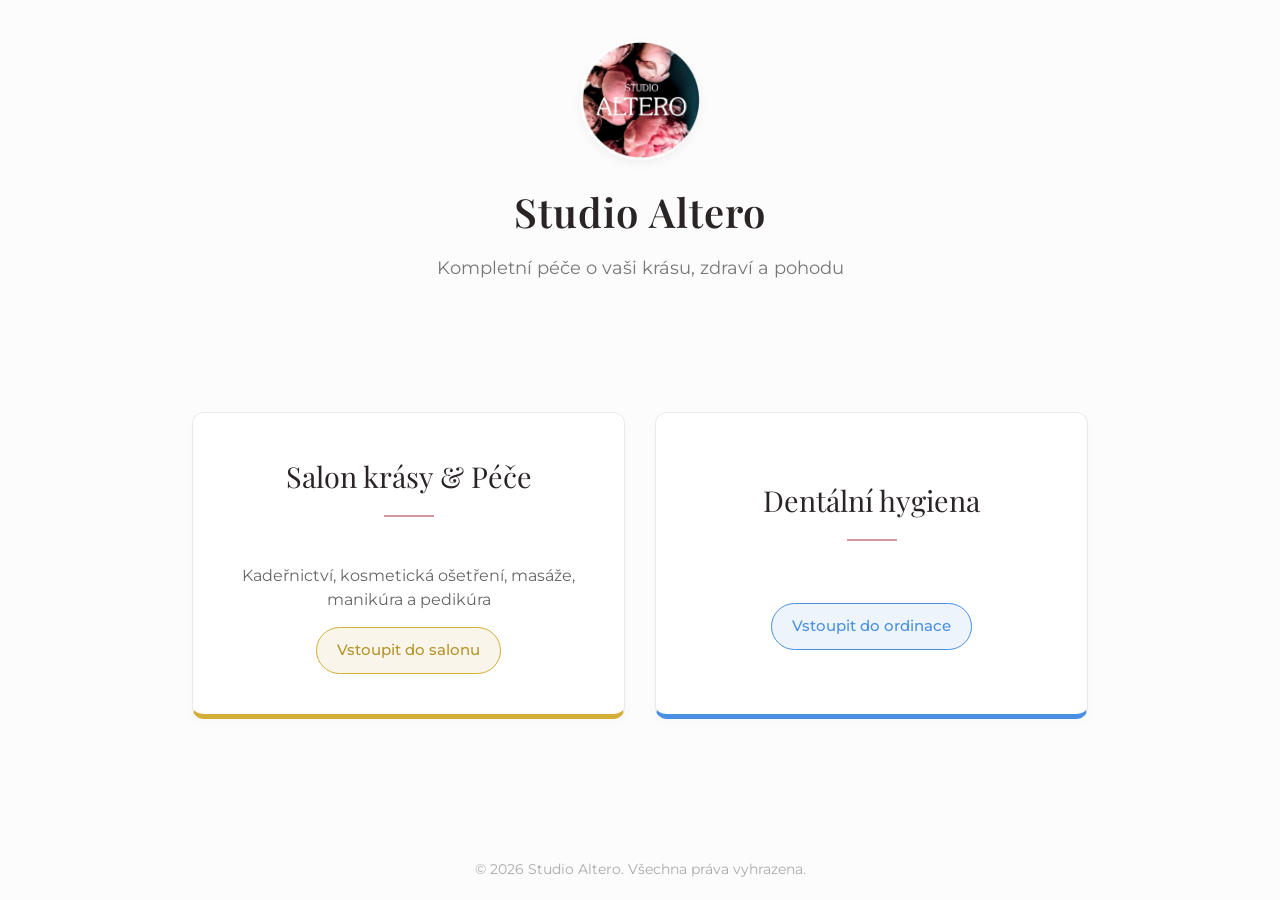
<file: index.html>
<!DOCTYPE html>
<html lang="cs">
<head>
    <meta charset="UTF-8">
    <meta name="viewport" content="width=device-width, initial-scale=1.0">
    <title>Studio Altero | Úvodní rozcestník</title>
    <link rel="stylesheet" href="css/fonts.css">
    <link rel="stylesheet" href="css/variables.css">
    <link rel="stylesheet" href="css/index-landing.css">
    <link rel="icon" type="image/jpg" href="assets/images/logos/logo.jpg">
</head>
<body>

    <main class="landing-container">
        <header class="landing-header">
            <img src="assets/images/logos/logo.jpg" alt="Logo Studio Altero" class="landing-logo">
            <h1>Studio Altero</h1>
            <p class="tagline">Kompletní péče o vaši krásu, zdraví a pohodu</p>
        </header>

        <section class="navigation-cards">
            
            <a href="kadernictvi.html" class="nav-card card-hair">
                <div class="card-content">
                    <h2>Salon krásy & Péče</h2>
                    <p>Kadeřnictví, kosmetická ošetření, masáže, manikúra a pedikúra</p>
                    <span class="btn-enter">Vstoupit do salonu</span>
                </div>
            </a>

            <a href="dentalni-hygiena.html" class="nav-card card-dental">
                <div class="card-content">
                    <h2>Dentální hygiena</h2>
                    <p></p>
                    <span class="btn-enter">Vstoupit do ordinace</span>
                </div>
            </a>

        </section>
    </main>

    <footer class="landing-footer">
        <p>&copy; 2026 Studio Altero. Všechna práva vyhrazena.</p>
    </footer>

</body>
</html>
</file>
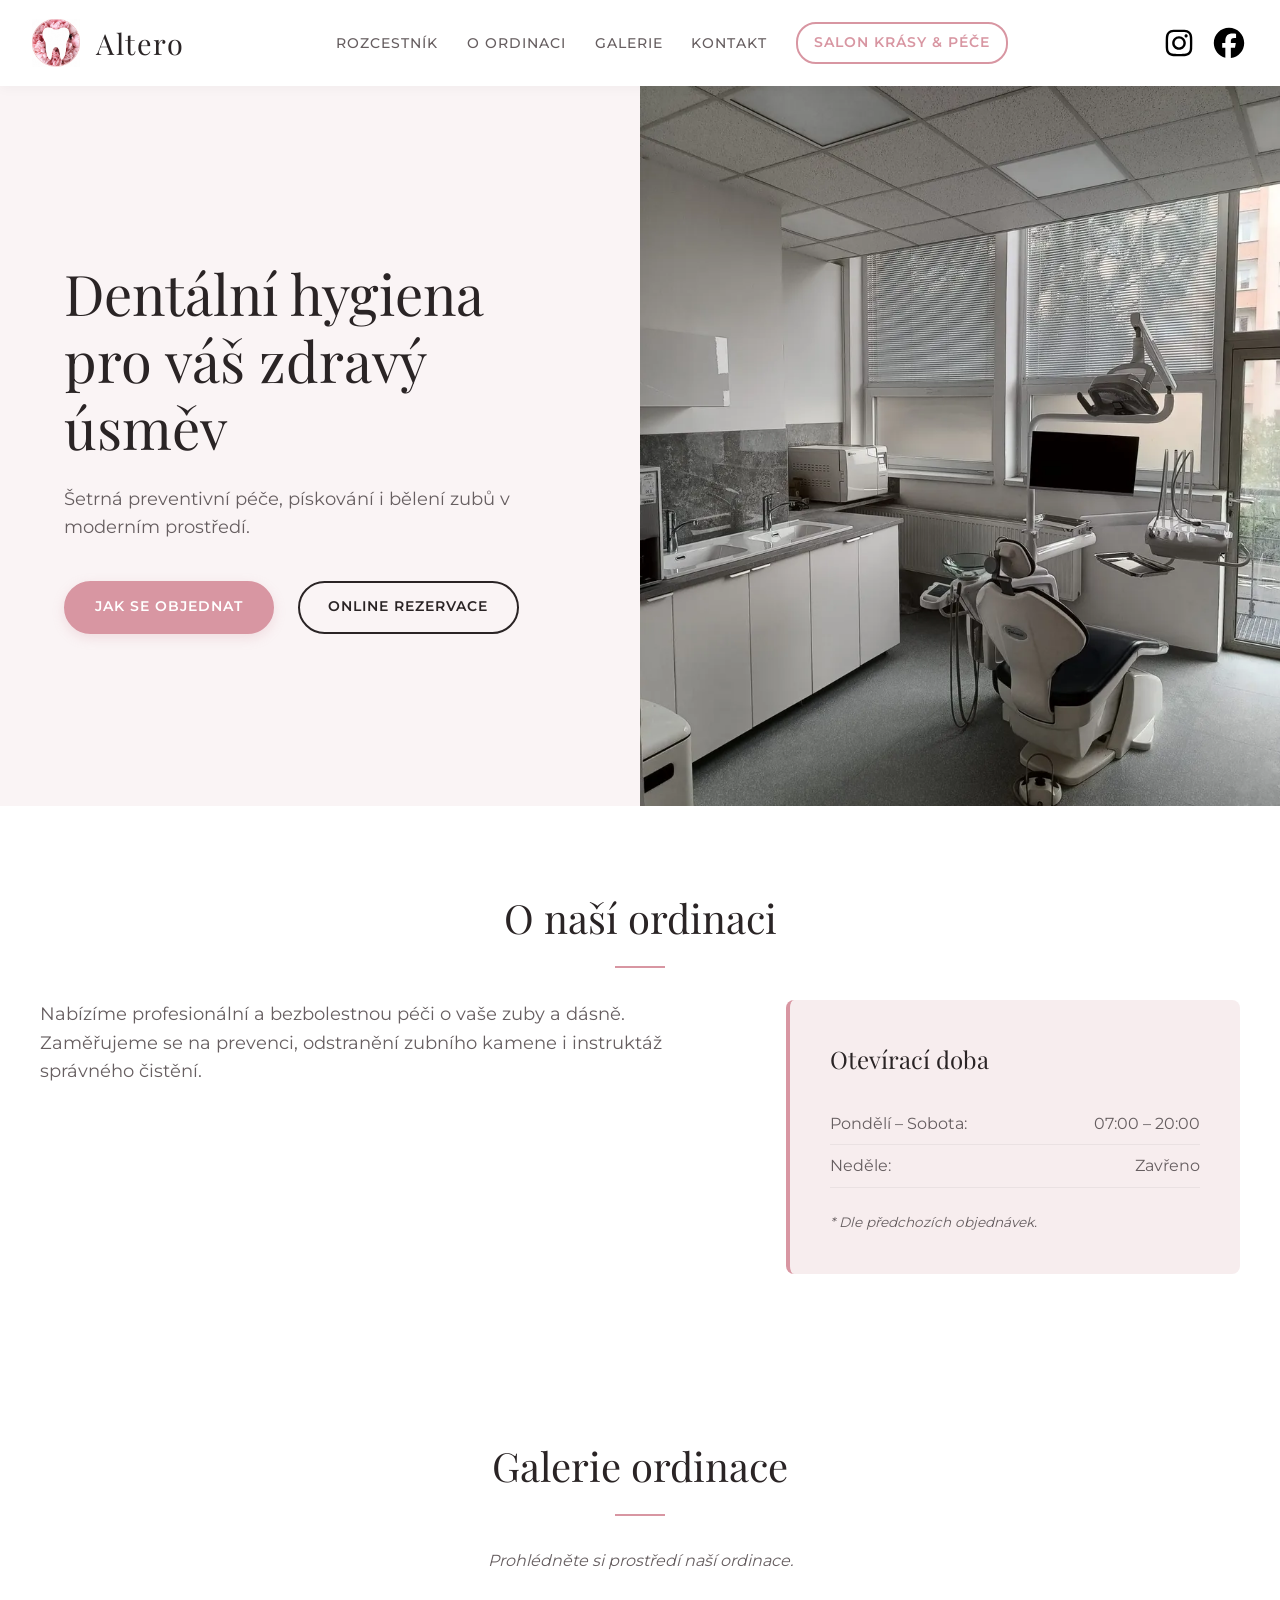
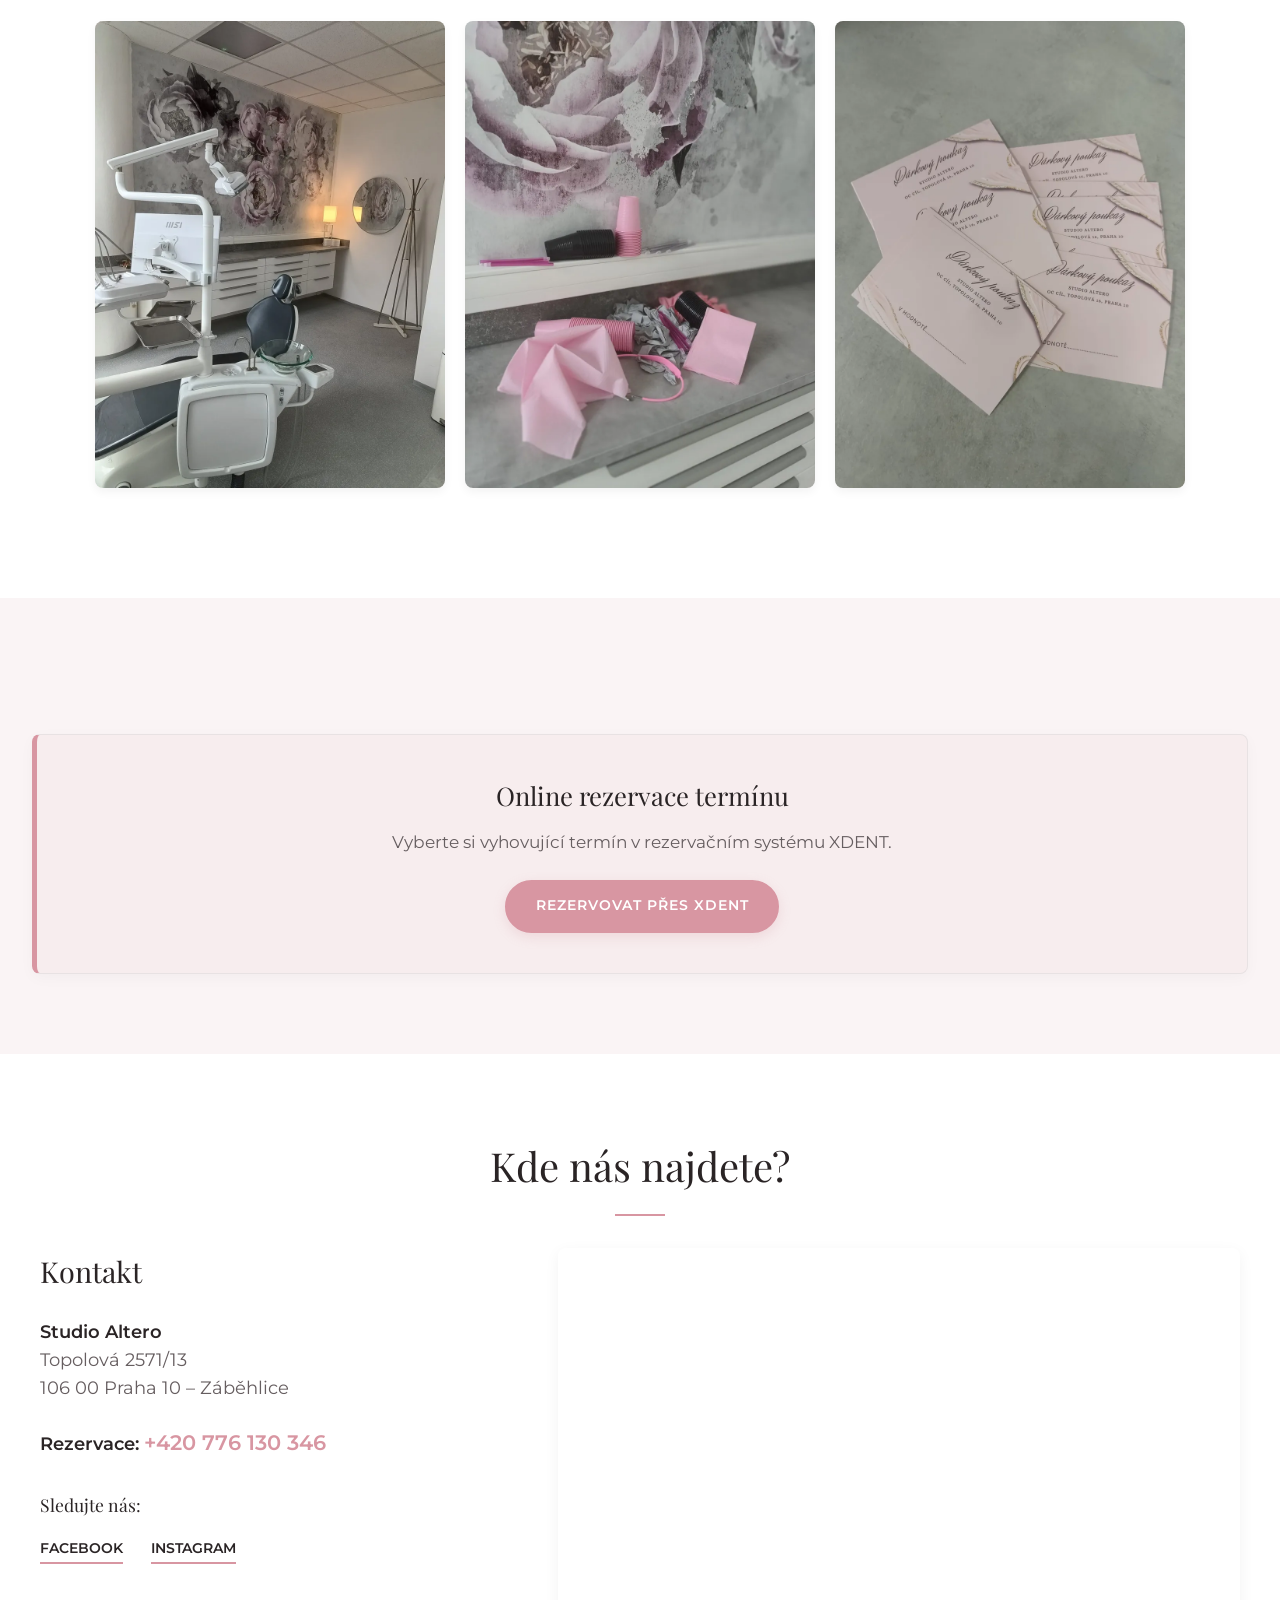
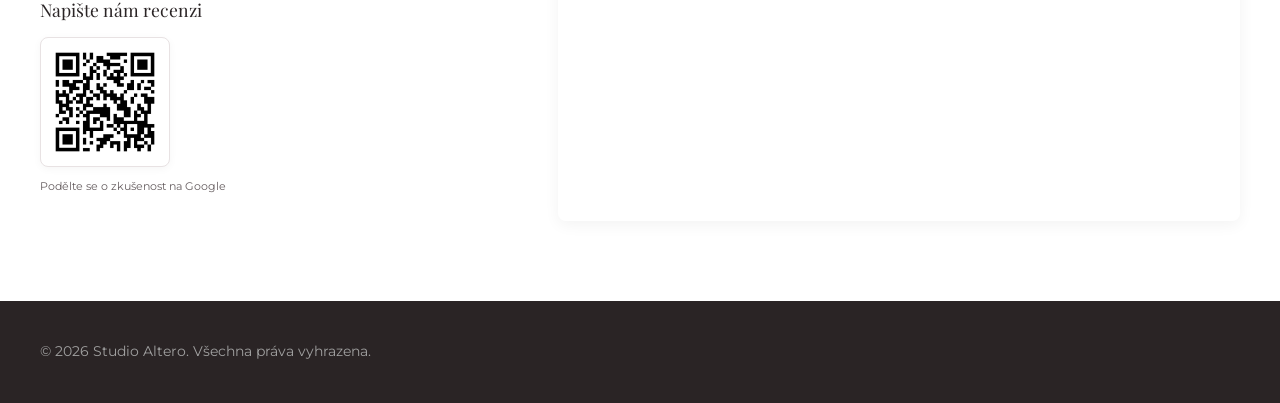
<file: dentalni-hygiena.html>
<!DOCTYPE html>
<html lang="cs">

<head>
    <meta charset="UTF-8">
    <meta name="viewport" content="width=device-width, initial-scale=1.0">

    <link rel="stylesheet" href="css/fonts.css">
    <link rel="stylesheet" href="css/variables.css">
    <link rel="stylesheet" href="css/layout.css">
    <link rel="stylesheet" href="css/sections.css">
    <link rel="stylesheet" href="css/responsive.css">
    <link rel="stylesheet" href="css/dental.css">

    <link rel="icon" type="image/jpg" href="assets/images/logos/logo.jpg">

    <title>Studio Altero | Dentální hygiena</title>
</head>

<body>

    <header>
        <div class="logo">
            <a href="#hero">
                <img src="assets/images/logos/dental_logo.jpeg" alt="Logo Studio Altero" class="logo-img">
                <span>Altero</span>
            </a>
        </div>

        <button class="burger-btn" id="burgerBtn" aria-label="Otevřít menu">
            <span></span>
            <span></span>
            <span></span>
        </button>

        <nav id="mainNav">
            <ul>
                <li><a href="index.html">Rozcestník</a></li>
                <li><a href="#o-nas">O ordinaci</a></li>
                <li><a href="#galerie">Galerie</a></li>
                <li><a href="#kontakt">Kontakt</a></li>
                <li class="nav-hair"><a href="kadernictvi.html">Salon krásy & Péče</a></li>
            </ul>
        </nav>
        <div class="header-right">
            <div class="header-socials">
                <a href="https://www.instagram.com/studio_altero" target="_blank" rel="noopener" title="Instagram">
                    <img src="assets/images/logos/instagram-logo.svg" alt="Instagram" class="social-icon">
                </a>
                <a href="https://www.facebook.com/profile.php?id=100063807061157&locale=cs_CZ" target="_blank"
                    rel="noopener" title="Facebook">
                    <img src="assets/images/logos/facebook-logo.svg" alt="Facebook" class="social-icon">
                </a>
            </div>
        </div>
    </header>

    <main>
        <section id="hero" class="dental-hero">
            <div class="hero-content">
                <h1>Dentální hygiena pro váš zdravý úsměv</h1>
                <p>Šetrná preventivní péče, pískování i bělení zubů v moderním prostředí.</p>
                <div class="hero-buttons">
                    <a href="#kontakt" class="btn-primary btn-dental">Jak se objednat</a>
                    <a href="#cenik" class="btn-secondary">Online rezervace</a>
                </div>
            </div>
            <div class="hero-image">
                <img src="assets/images/salon/dental.webp" alt="Ordinace dentální hygieny Altero">
            </div>
        </section>

        <section id="o-nas">
            <h2>O naší ordinaci</h2>
            <div class="about-grid">
                <div class="about-text">
                    <p>Nabízíme profesionální a bezbolestnou péči o vaše zuby a dásně. Zaměřujeme se na prevenci,
                        odstranění zubního kamene i instruktáž správného čistění.</p>
                </div>

                <div class="opening-hours">
                    <h3>Otevírací doba</h3>
                    <ul>
                        <li><span>Pondělí – Sobota:</span> <span>07:00 – 20:00</span></li>
                        <li><span>Neděle:</span> <span>Zavřeno</span></li>
                    </ul>
                    <p class="note">* Dle předchozích objednávek.</p>
                </div>
            </div>
        </section>

        <section id="galerie">
            <h2>Galerie ordinace</h2>
            <p class="section-subtitle">Prohlédněte si prostředí naší ordinace.</p>

            <div class="gallery-grid" id="galleryContainer"></div>

            <div class="gallery-actions">
                <button id="loadMoreBtn" class="btn-secondary">Zobrazit další</button>
            </div>
        </section>

        <section id="cenik">
            <div class="reservation-box">
                <h3>Online rezervace termínu</h3>
                <p>Vyberte si vyhovující termín v rezervačním systému XDENT.</p>
                <a href="https://www.xdent.cz" target="_blank" rel="noopener" class="btn-primary btn-dental">Rezervovat
                    přes XDENT</a>
            </div>
        </section>

        <section id="kontakt">
            <h2>Kde nás najdete?</h2>

            <div class="contact-grid">
                <div class="contact-info">
                    <h3>Kontakt</h3>
                    <p class="address">
                        <strong>Studio Altero</strong><br>
                        Topolová 2571/13<br>
                        106 00 Praha 10 – Záběhlice
                    </p>

                    <p class="phone">
                        <strong>Rezervace:</strong> <a href="tel:+420776130346">+420 776 130 346</a>
                    </p>

                    <div class="social-links">
                        <h4>Sledujte nás:</h4>
                        <a href="https://www.facebook.com/profile.php?id=100063807061157&locale=cs_CZ" target="_blank"
                            rel="noopener">Facebook</a>
                        <a href="https://www.instagram.com/studio_altero" target="_blank" rel="noopener">Instagram</a>
                    </div>

                    <!-- QR Kód pro Google recenze -->
                    <div class="review-qr">
                        <h4>Napište nám recenzi</h4>
                        <img src="assets/images/qr-code.png" alt="QR kód pro Google recenze" class="qr-code-img" />
                        <p><small>Podělte se o zkušenost na Google</small></p>
                    </div>
                </div>

                <div class="contact-map">
                    <iframe
                        src="https://www.google.com/maps/embed?pb=!1m18!1m12!1m3!1d2561.562696760946!2d14.505213713108414!3d50.057022771400966!2m3!1f0!2f0!3f0!3m2!1i1024!2i768!4f13.1!3m3!1m2!1s0x470b9255b19de1b1%3A0x800b5afb4dc387a3!2zQ8OtbCAtIE7DoWt1cG7DrSBTdMWZZWRpc2tvIFphaHJhZG7DrSBNxJtzdG8!5e0!3m2!1scs!2scz!4v1785939487492!5m2!1scs!2scz"
                        width="600" height="450" style="border:0;" allowfullscreen="" loading="lazy"
                        referrerpolicy="strict-origin-when-cross-origin"></iframe>
                </div>
            </div>
        </section>
    </main>

    <footer>
        <div class="footer-content">
            <p>&copy; 2026 Studio Altero. Všechna práva vyhrazena.</p>
        </div>
    </footer>
    <script src="js/dental_gallery.js"></script>
    <script src="js/burger_script.js"></script>
</body>

</html>
</file>
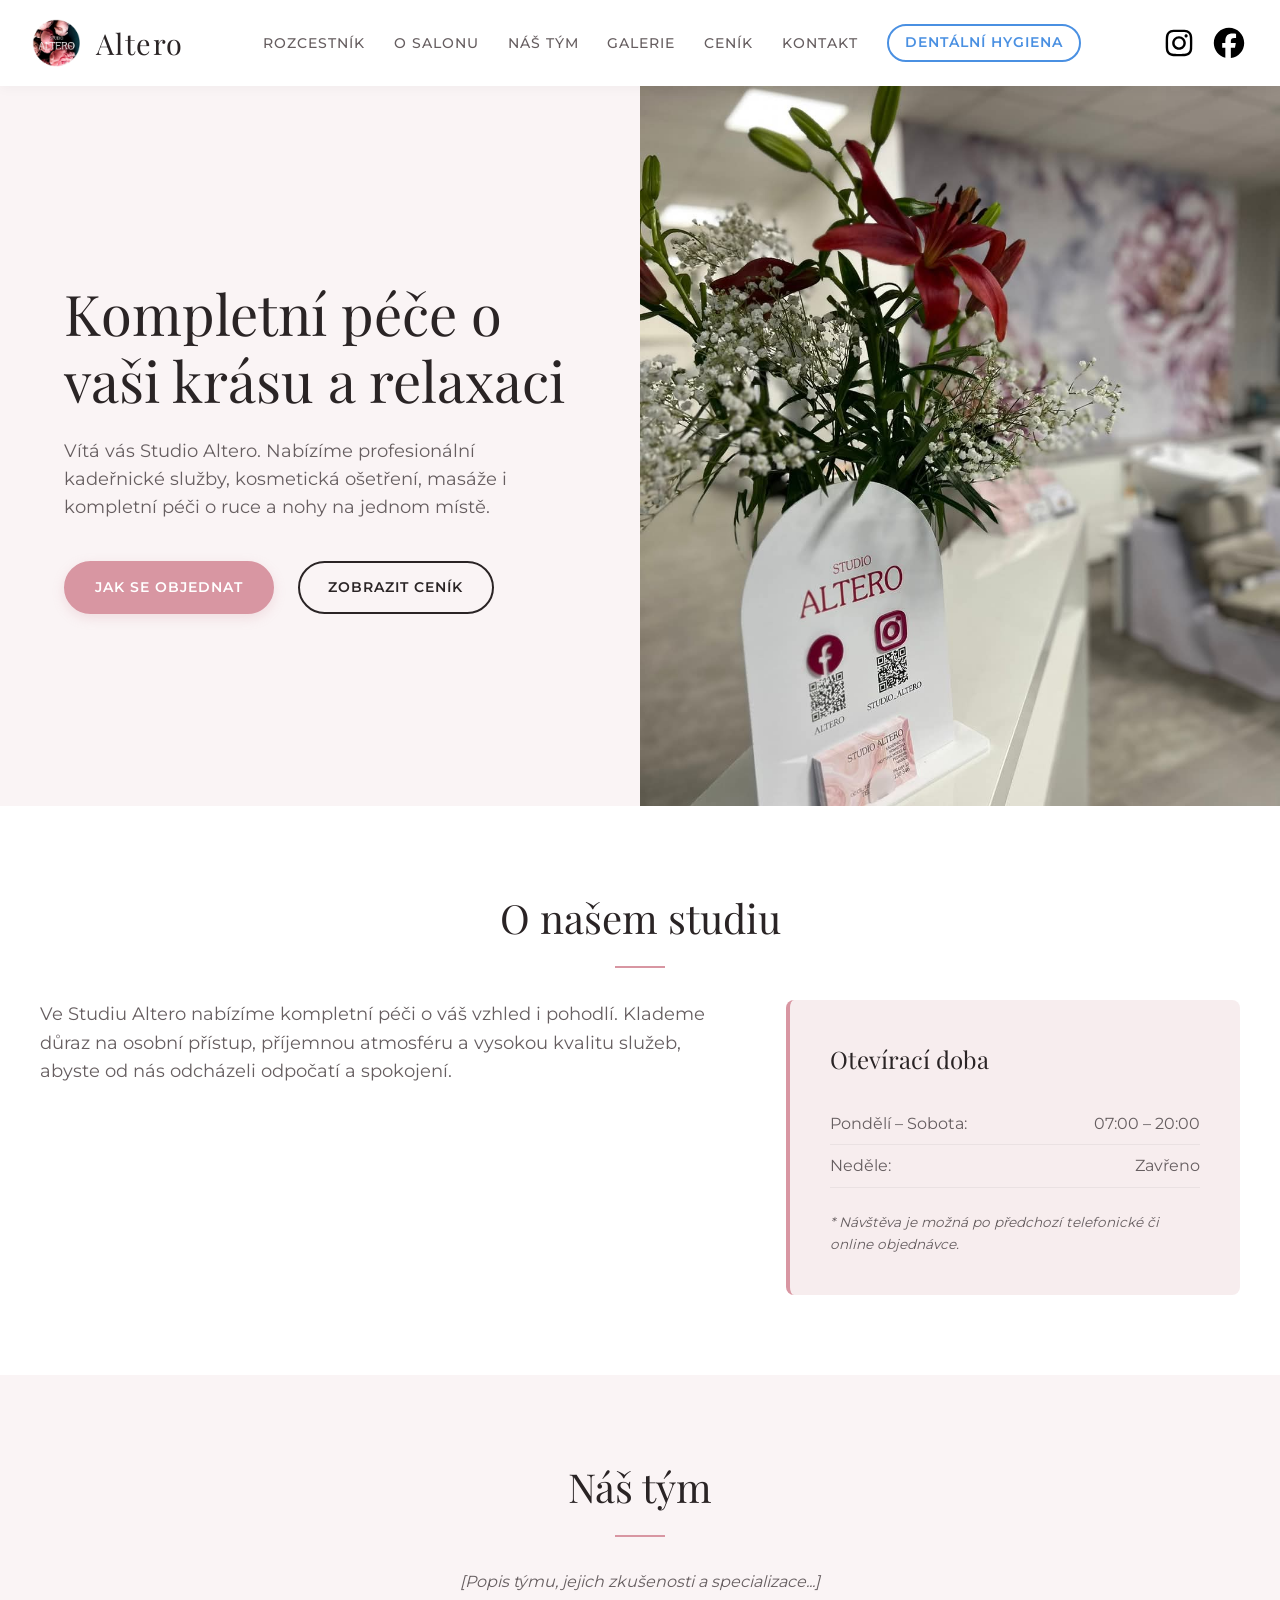
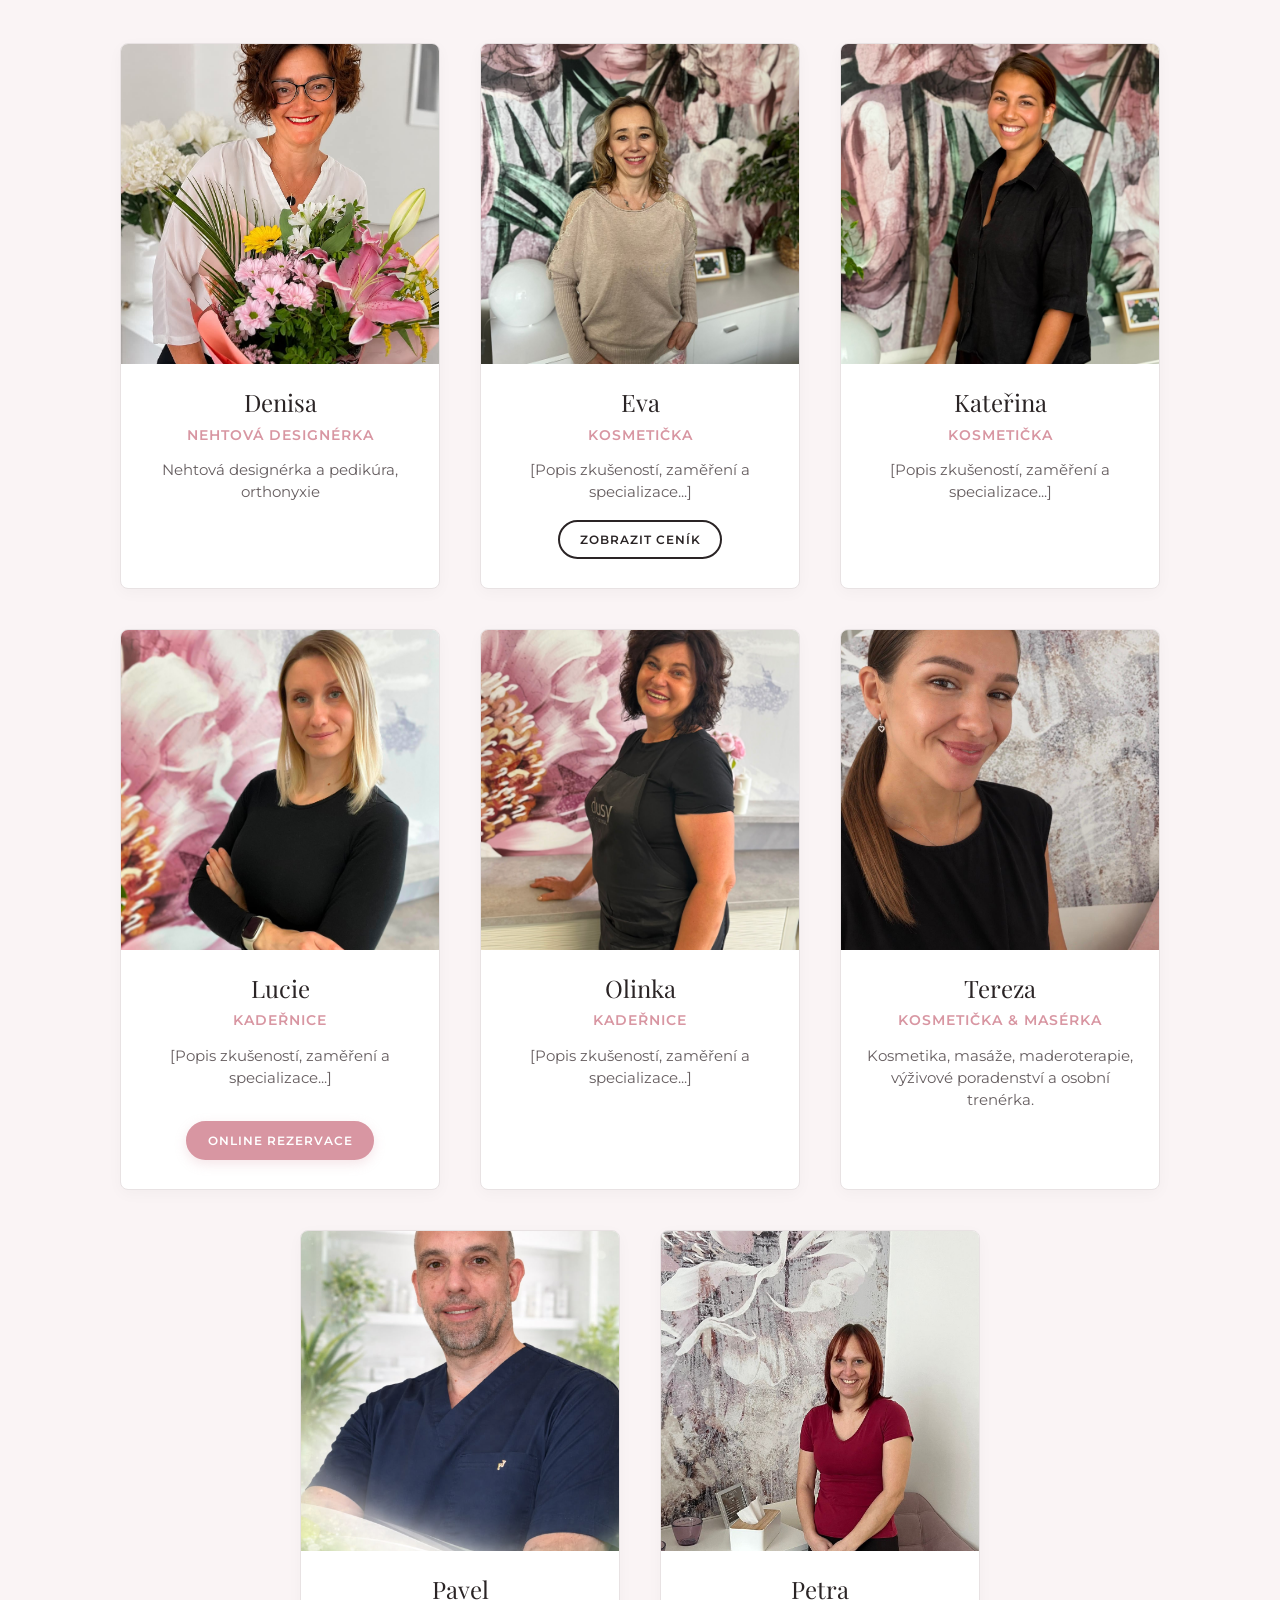
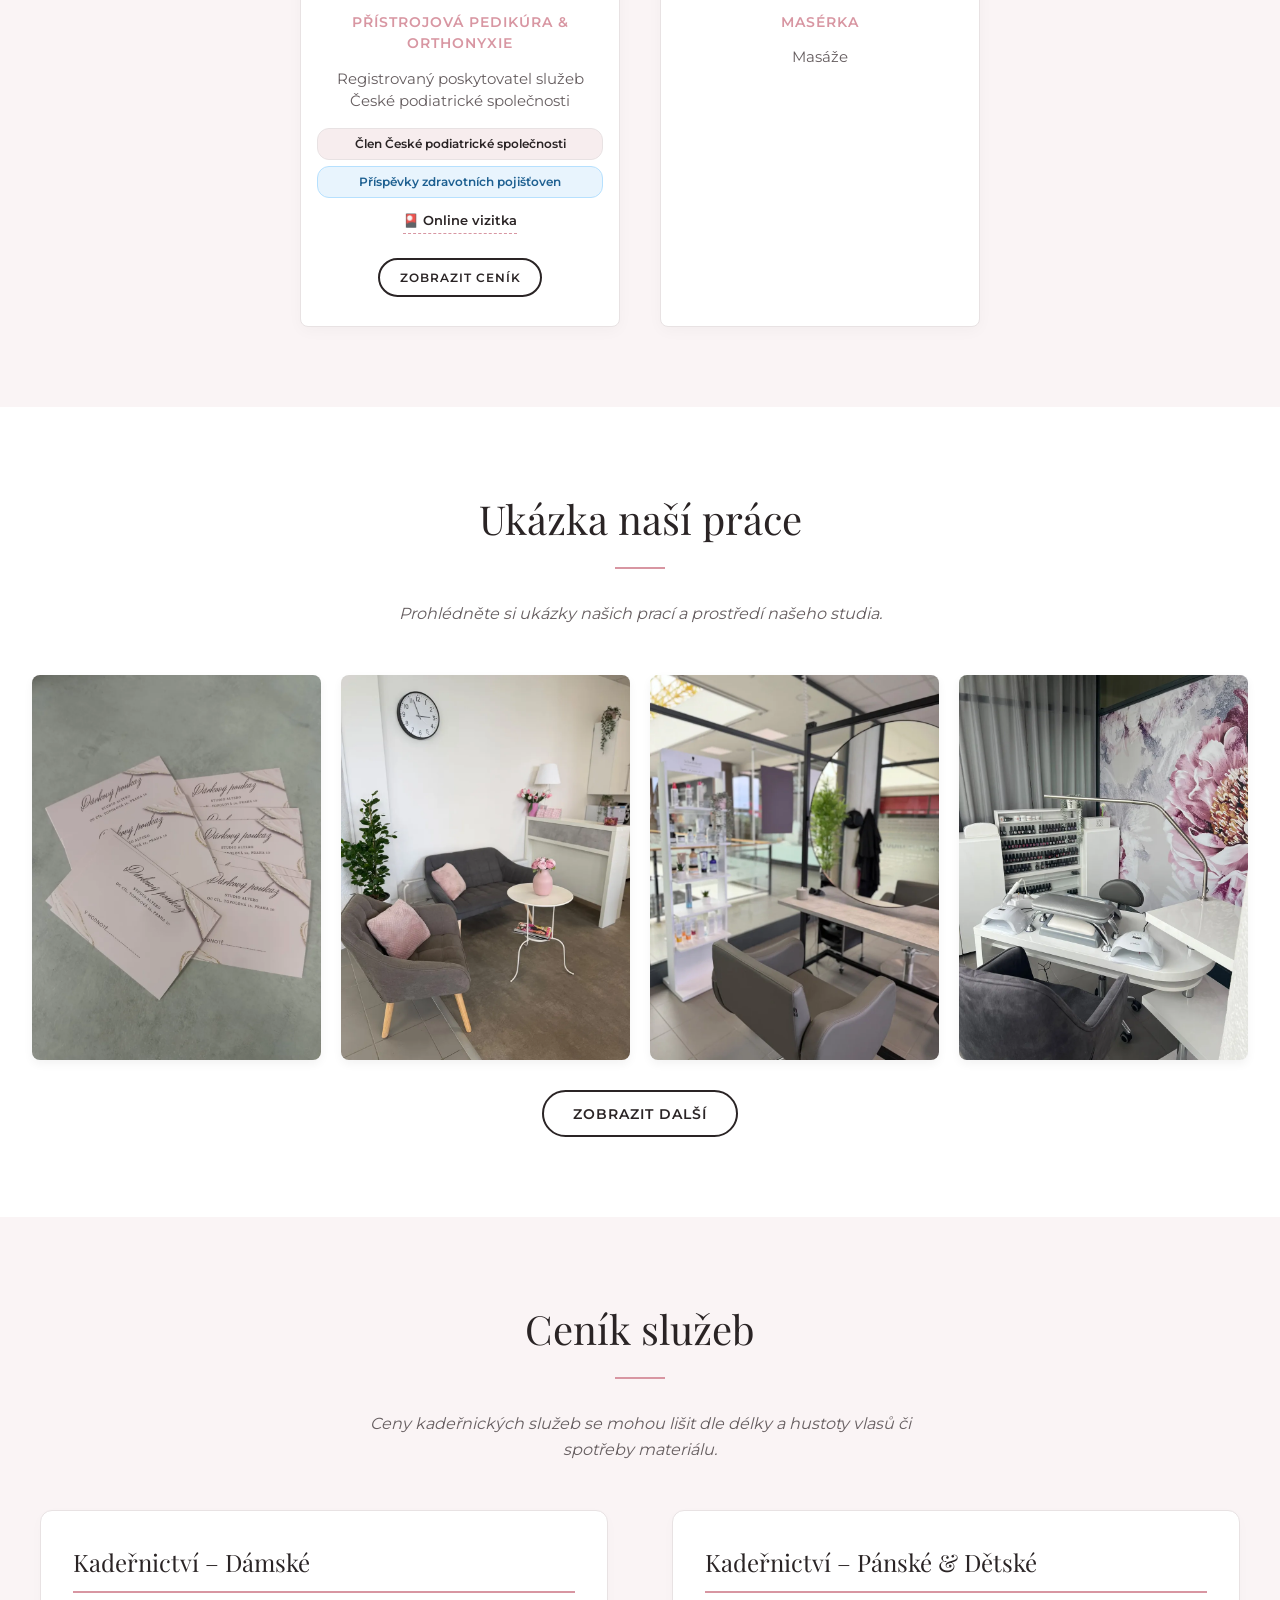
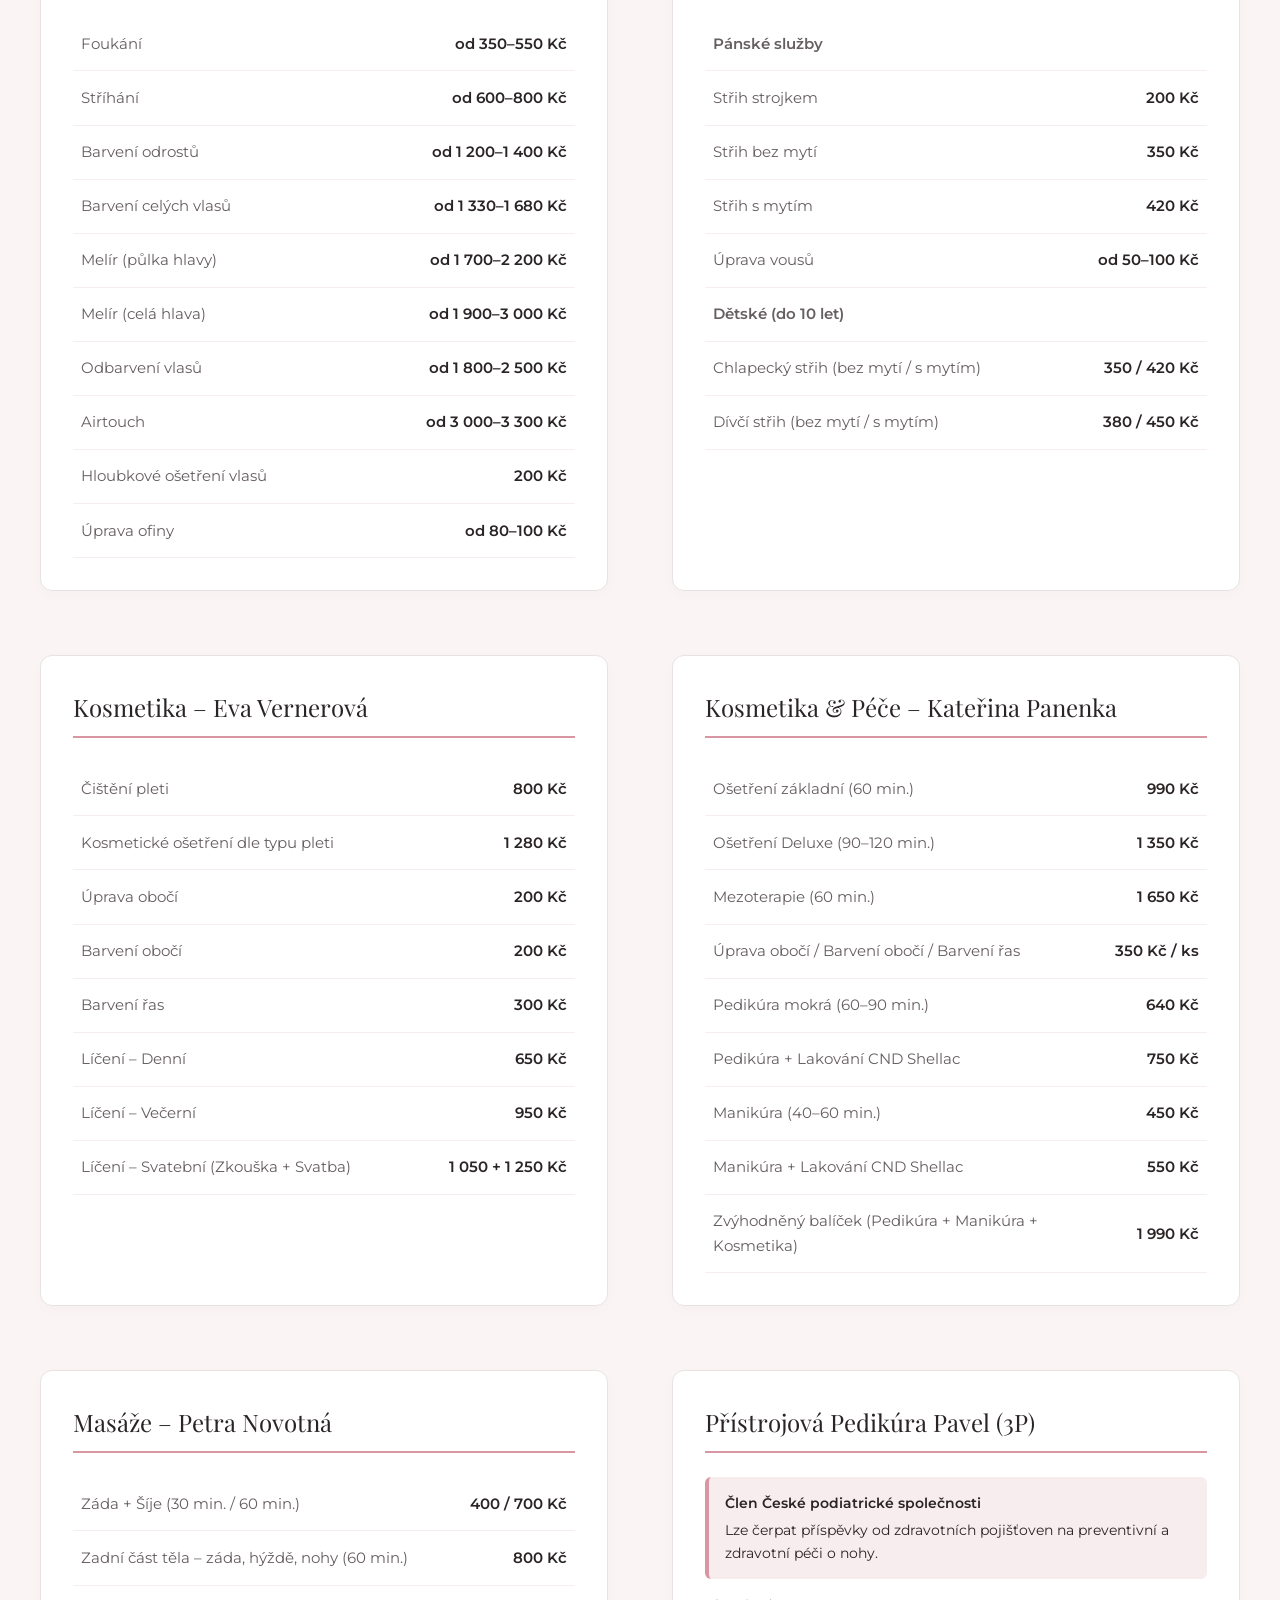
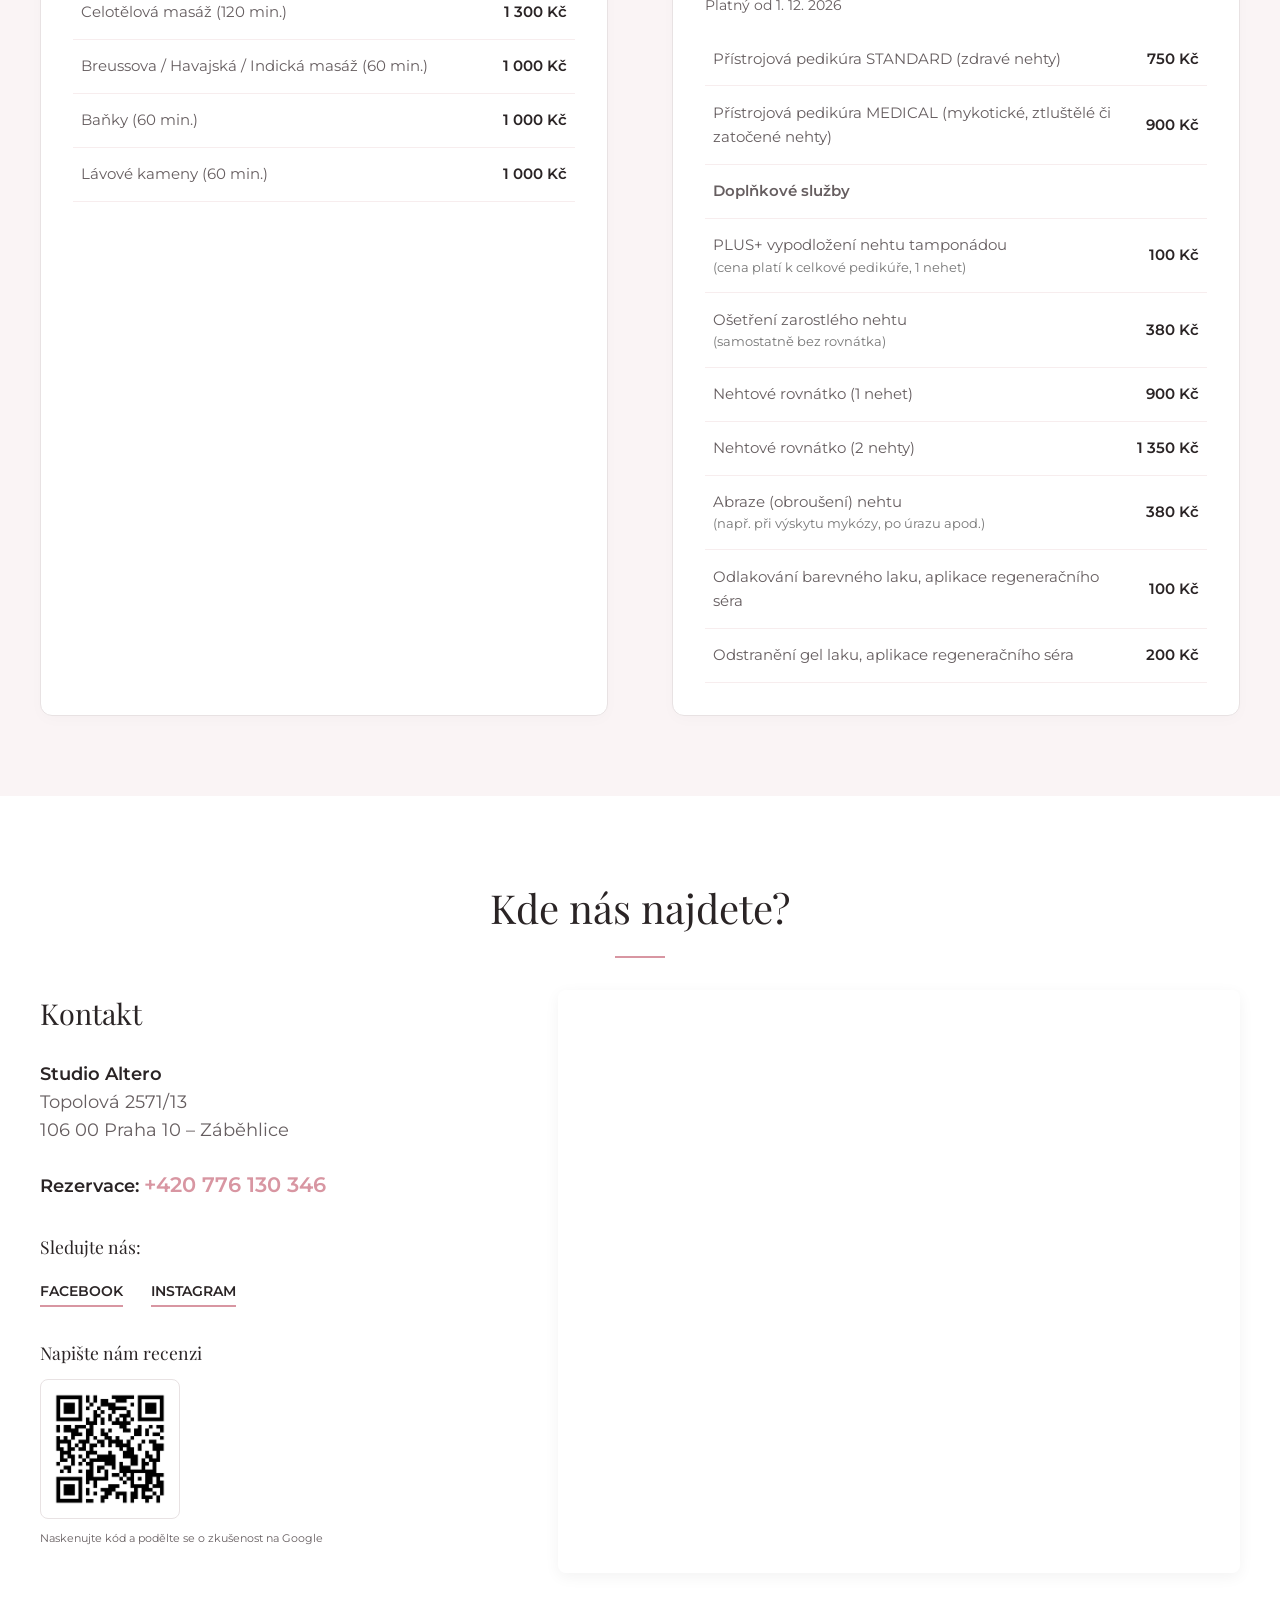
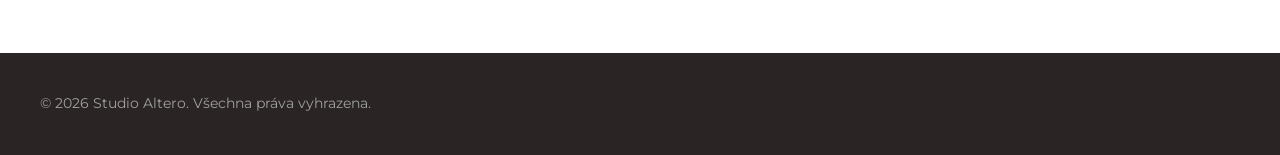
<file: kadernictvi.html>
<!doctype html>
<html lang="cs">

<head>
  <meta charset="UTF-8" />
  <meta name="viewport" content="width=device-width, initial-scale=1.0" />

  <link rel="stylesheet" href="css/fonts.css" />
  <link rel="stylesheet" href="css/variables.css" />
  <link rel="stylesheet" href="css/layout.css" />
  <link rel="stylesheet" href="css/sections.css" />
  <link rel="stylesheet" href="css/responsive.css" />

  <link rel="icon" type="image/jpg" href="assets/images/logos/logo.jpg" />

  <title>Studio Altero | Salon krásy & Péče</title>
</head>

<body>
  <header>
    <div class="logo">
      <a href="#hero">
        <img src="assets/images/logos/logo.jpg" alt="Logo Studio Altero" class="logo-img" />
        <span>Altero</span>
      </a>
    </div>

    <button class="burger-btn" id="burgerBtn" aria-label="Otevřít menu">
      <span></span>
      <span></span>
      <span></span>
    </button>

    <nav id="mainNav">
      <ul>
        <li><a href="index.html">Rozcestník</a></li>
        <li><a href="#o-nas">O salonu</a></li>
        <li><a href="#tym">Náš tým</a></li>
        <li><a href="#galerie">Galerie</a></li>
        <li><a href="#cenik">Ceník</a></li>
        <li><a href="#kontakt">Kontakt</a></li>
        <li class="nav-dental">
          <a href="dentalni-hygiena.html">Dentální hygiena</a>
        </li>
      </ul>
    </nav>
    <div class="header-right">
      <div class="header-socials">
        <a href="https://www.instagram.com/studio_altero" target="_blank" rel="noopener" title="Instagram">
          <img src="assets/images/logos/instagram-logo.svg" alt="Instagram" class="social-icon" />
        </a>
        <a href="https://www.facebook.com/profile.php?id=100063807061157&locale=cs_CZ" target="_blank" rel="noopener"
          title="Facebook">
          <img src="assets/images/logos/facebook-logo.svg" alt="Facebook" class="social-icon" />
        </a>
      </div>
    </div>
  </header>

  <main>
    <section id="hero">
      <div class="hero-content">
        <h1>Kompletní péče o vaši krásu a relaxaci</h1>
        <p>
          Vítá vás Studio Altero. Nabízíme profesionální kadeřnické služby, kosmetická ošetření,
          masáže i kompletní péči o ruce a nohy na jednom místě.
        </p>
        <div class="hero-buttons">
          <a href="#kontakt" class="btn-primary">Jak se objednat</a>
          <a href="#cenik" class="btn-secondary">Zobrazit ceník</a>
        </div>
      </div>
      <div class="hero-image">
        <img src="assets/images/salon/placeholder.jpeg" alt="Interiér Studia Altero" />
      </div>
    </section>

    <section id="o-nas">
      <h2>O našem studiu</h2>
      <div class="about-grid">
        <div class="about-text">
          <p>
            Ve Studiu Altero nabízíme kompletní péči o váš vzhled i pohodlí. Klademe důraz na osobní přístup, příjemnou
            atmosféru a vysokou kvalitu služeb, abyste od nás odcházeli odpočatí a spokojení.
          </p>
        </div>

        <div class="opening-hours">
          <h3>Otevírací doba</h3>
          <ul>
            <li><span>Pondělí – Sobota:</span> <span>07:00 – 20:00</span></li>
            <li><span>Neděle:</span> <span>Zavřeno</span></li>
          </ul>
          <p class="note">* Návštěva je možná po předchozí telefonické či online objednávce.</p>
        </div>
      </div>
    </section>

    <section id="tym">
      <h2>Náš tým</h2>
      <p class="section-subtitle">
        [Popis týmu, jejich zkušenosti a specializace...]
      </p>

      <div class="team-container">
        <div class="team-card">
          <img src="assets/images/tym/Denisa.jpeg" alt="Denisa - Nehtová designérka" />
          <h3>Denisa</h3>
          <span class="role">Nehtová designérka</span>
          <p>
            Nehtová designérka a pedikúra, orthonyxie
          </p>
        </div>

        <div class="team-card">
          <img src="assets/images/tym/Eva.jpeg" alt="Eva Vernerová - kosmetička" />
          <h3>Eva</h3>
          <span class="role">Kosmetička</span>
          <p>
            [Popis zkušeností, zaměření a specializace...]
          </p>

          <a href="#cenik-eva" class="btn-secondary btn-small">Zobrazit ceník</a>
        </div>

        <div class="team-card">
          <img src="assets/images/tym/Kateřina.jpeg" alt="Kateřina - kosmetička, péče o tělo" />
          <h3>Kateřina</h3>
          <span class="role">Kosmetička</span>
          <p>
            [Popis zkušeností, zaměření a specializace...]
          </p>
        </div>

        <div class="team-card">
          <img src="assets/images/tym/Lucie.jpeg" alt="Lucie - kadeřnice" />
          <h3>Lucie</h3>
          <span class="role">Kadeřnice</span>
          <p>
            [Popis zkušeností, zaměření a specializace...]
          </p>

          <div class="card-actions">
            <a href="https://noona.app/cs/studioaltero?utm_source=ig&utm_medium=social&utm_content=link_in_bio&fbclid=PAZXh0bgNhZW0CMTEAcGRvZgJmZGlkFlEQ6Q0IpP35ZWXWPesDX_0a_TPIn7BzcnRjBmFwcF9pZA8xMjQwMjQ1NzQyODc0MTQAAadG488TmgxJArM8XYRiNO-u7UHEmlmbUxjkC8cafFJAg6vuFmm4ZKQ4Cq-7TQ_aem_K7Oe4vekMvGzy3HPkkjeMw"
              target="_blank" rel="noopener" class="btn-primary btn-small">
              Online rezervace
            </a>
          </div>
        </div>

        <div class="team-card">
          <img src="assets/images/tym/Olinka.jpeg" alt="Olinka - kadeřnice" />
          <h3>Olinka</h3>
          <span class="role">Kadeřnice</span>
          <p>
            [Popis zkušeností, zaměření a specializace...]
          </p>
        </div>

        <div class="team-card">
          <img src="assets/images/tym/Tereza.jpeg" alt="Tereza - kosmetička a masérka" />
          <h3>Tereza</h3>
          <span class="role">Kosmetička & Masérka</span>
          <p>
            Kosmetika, masáže, maderoterapie, výživové poradenství a osobní trenérka.
          </p>
        </div>

        <!-- Pavel (Přístrojová pedikúra) -->
        <div class="team-card">
          <img src="assets/images/tym/Pavel.jpeg" alt="Pavel - Přístrojová pedikúra a orthonyxie" />
          <h3>Pavel</h3>
          <span class="role">Přístrojová pedikúra & Orthonyxie</span>
          <p>
            Registrovaný poskytovatel služeb České podiatrické společnosti
          </p>

          <div class="team-badges">
            <span class="badge-membership">Člen České podiatrické společnosti</span>
            <span class="badge-insurance">Příspěvky zdravotních pojišťoven</span>
          </div>

          <div class="card-actions">
            <a href="https://hihello.com/p/3afd6e65-dee8-47e3-aade-16e953c222d1" target="_blank" rel="noopener"
              class="vizitka-link">
              🎴 Online vizitka
            </a>
            <a href="#cenik-pavel" class="btn-secondary btn-small">Zobrazit ceník</a>
          </div>
        </div>
        <div class="team-card">
          <img src="assets/images/tym/Petra.jpeg" alt="Petra - masérka" />
          <h3>Petra</h3>
          <span class="role">Masérka</span>
          <p>
            Masáže
          </p>
        </div>
        
      </div>
    </section>

    <section id="galerie">
      <h2>Ukázka naší práce</h2>
      <p class="section-subtitle">
        Prohlédněte si ukázky našich prací a prostředí našeho studia.
      </p>

      <div class="gallery-grid" id="galleryContainer"></div>

      <div class="gallery-actions">
        <button id="loadMoreBtn" class="btn-secondary">Zobrazit další</button>
      </div>
    </section>

    <section id="cenik">
      <h2>Ceník služeb</h2>
      <p class="section-subtitle">
        Ceny kadeřnických služeb se mohou lišit dle délky a hustoty vlasů či spotřeby materiálu.
      </p>

      <div class="pricelist-tables">

        <!-- KADEŘNICTVÍ – DÁMSKÉ -->
        <div class="price-category">
          <h3>Kadeřnictví – Dámské</h3>
          <table>
            <tr>
              <td>Foukání</td>
              <td class="price">od 350–550 Kč</td>
            </tr>
            <tr>
              <td>Stříhání</td>
              <td class="price">od 600–800 Kč</td>
            </tr>
            <tr>
              <td>Barvení odrostů</td>
              <td class="price">od 1 200–1 400 Kč</td>
            </tr>
            <tr>
              <td>Barvení celých vlasů</td>
              <td class="price">od 1 330–1 680 Kč</td>
            </tr>
            <tr>
              <td>Melír (půlka hlavy)</td>
              <td class="price">od 1 700–2 200 Kč</td>
            </tr>
            <tr>
              <td>Melír (celá hlava)</td>
              <td class="price">od 1 900–3 000 Kč</td>
            </tr>
            <tr>
              <td>Odbarvení vlasů</td>
              <td class="price">od 1 800–2 500 Kč</td>
            </tr>
            <tr>
              <td>Airtouch</td>
              <td class="price">od 3 000–3 300 Kč</td>
            </tr>
            <tr>
              <td>Hloubkové ošetření vlasů</td>
              <td class="price">200 Kč</td>
            </tr>
            <tr>
              <td>Úprava ofiny</td>
              <td class="price">od 80–100 Kč</td>
            </tr>
          </table>
        </div>

        <!-- KADEŘNICTVÍ – PÁNSKÉ A DĚTSKÉ -->
        <div class="price-category">
          <h3>Kadeřnictví – Pánské & Dětské</h3>
          <table>
            <tr>
              <td><strong>Pánské služby</strong></td>
              <td></td>
            </tr>
            <tr>
              <td>Střih strojkem</td>
              <td class="price">200 Kč</td>
            </tr>
            <tr>
              <td>Střih bez mytí</td>
              <td class="price">350 Kč</td>
            </tr>
            <tr>
              <td>Střih s mytím</td>
              <td class="price">420 Kč</td>
            </tr>
            <tr>
              <td>Úprava vousů</td>
              <td class="price">od 50–100 Kč</td>
            </tr>
            <tr>
              <td><strong>Dětské (do 10 let)</strong></td>
              <td></td>
            </tr>
            <tr>
              <td>Chlapecký střih (bez mytí / s mytím)</td>
              <td class="price">350 / 420 Kč</td>
            </tr>
            <tr>
              <td>Dívčí střih (bez mytí / s mytím)</td>
              <td class="price">380 / 450 Kč</td>
            </tr>
          </table>
        </div>

        <!-- KOSMETIKA – EVA -->
        <div class="price-category" id="cenik-eva">
          <h3>Kosmetika – Eva Vernerová</h3>
          <table>
            <tr>
              <td>Čištění pleti</td>
              <td class="price">800 Kč</td>
            </tr>
            <tr>
              <td>Kosmetické ošetření dle typu pleti</td>
              <td class="price">1 280 Kč</td>
            </tr>
            <tr>
              <td>Úprava obočí</td>
              <td class="price">200 Kč</td>
            </tr>
            <tr>
              <td>Barvení obočí</td>
              <td class="price">200 Kč</td>
            </tr>
            <tr>
              <td>Barvení řas</td>
              <td class="price">300 Kč</td>
            </tr>
            <tr>
              <td>Líčení – Denní</td>
              <td class="price">650 Kč</td>
            </tr>
            <tr>
              <td>Líčení – Večerní</td>
              <td class="price">950 Kč</td>
            </tr>
            <tr>
              <td>Líčení – Svatební (Zkouška + Svatba)</td>
              <td class="price">1 050 + 1 250 Kč</td>
            </tr>
          </table>
        </div>

        <!-- KOSMETIKA, MANIKÚRA A PEDIKÚRA – KATEŘINA -->
        <div class="price-category">
          <h3>Kosmetika & Péče – Kateřina Panenka</h3>
          <table>
            <tr>
              <td>Ošetření základní (60 min.)</td>
              <td class="price">990 Kč</td>
            </tr>
            <tr>
              <td>Ošetření Deluxe (90–120 min.)</td>
              <td class="price">1 350 Kč</td>
            </tr>
            <tr>
              <td>Mezoterapie (60 min.)</td>
              <td class="price">1 650 Kč</td>
            </tr>
            <tr>
              <td>Úprava obočí / Barvení obočí / Barvení řas</td>
              <td class="price">350 Kč / ks</td>
            </tr>
            <tr>
              <td>Pedikúra mokrá (60–90 min.)</td>
              <td class="price">640 Kč</td>
            </tr>
            <tr>
              <td>Pedikúra + Lakování CND Shellac</td>
              <td class="price">750 Kč</td>
            </tr>
            <tr>
              <td>Manikúra (40–60 min.)</td>
              <td class="price">450 Kč</td>
            </tr>
            <tr>
              <td>Manikúra + Lakování CND Shellac</td>
              <td class="price">550 Kč</td>
            </tr>
            <tr>
              <td>Zvýhodněný balíček (Pedikúra + Manikúra + Kosmetika)</td>
              <td class="price">1 990 Kč</td>
            </tr>
          </table>
        </div>

        <!-- MASÁŽE – PETRA -->
        <div class="price-category">
          <h3>Masáže – Petra Novotná</h3>
          <table>
            <tr>
              <td>Záda + Šíje (30 min. / 60 min.)</td>
              <td class="price">400 / 700 Kč</td>
            </tr>
            <tr>
              <td>Zadní část těla – záda, hýždě, nohy (60 min.)</td>
              <td class="price">800 Kč</td>
            </tr>
            <tr>
              <td>Celotělová masáž (120 min.)</td>
              <td class="price">1 300 Kč</td>
            </tr>
            <tr>
              <td>Breussova / Havajská / Indická masáž (60 min.)</td>
              <td class="price">1 000 Kč</td>
            </tr>
            <tr>
              <td>Baňky (60 min.)</td>
              <td class="price">1 000 Kč</td>
            </tr>
            <tr>
              <td>Lávové kameny (60 min.)</td>
              <td class="price">1 000 Kč</td>
            </tr>
          </table>
        </div>

        <!-- Přístrojová Pedikúra – PAVEL -->
        <div class="price-category" id="cenik-pavel">
          <h3>Přístrojová Pedikúra Pavel (3P)</h3>

          <div class="insurance-info-box">
            <div class="info-item">
              <strong>Člen České podiatrické společnosti</strong>
            </div>
            <div class="info-item">
              Lze čerpat příspěvky od zdravotních pojišťoven na preventivní a zdravotní péči o nohy.
            </div>
          </div>

          <p style="margin-bottom: 1rem; font-size: 0.85rem; color: var(--color-gray-medium);">Platný od 1. 12. 2026</p>

          <table>
            <tr>
              <td>Přístrojová pedikúra STANDARD (zdravé nehty)</td>
              <td class="price">750 Kč</td>
            </tr>
            <tr>
              <td>Přístrojová pedikúra MEDICAL (mykotické, ztluštělé či zatočené nehty)</td>
              <td class="price">900 Kč</td>
            </tr>
            <tr>
              <td colspan="2"><strong>Doplňkové služby</strong></td>
            </tr>
            <tr>
              <td>PLUS+ vypodložení nehtu tamponádou <small style="display:block; color:#777;">(cena platí k celkové
                  pedikúře, 1 nehet)</small></td>
              <td class="price">100 Kč</td>
            </tr>
            <tr>
              <td>Ošetření zarostlého nehtu <small style="display:block; color:#777;">(samostatně bez rovnátka)</small>
              </td>
              <td class="price">380 Kč</td>
            </tr>
            <tr>
              <td>Nehtové rovnátko (1 nehet)</td>
              <td class="price">900 Kč</td>
            </tr>
            <tr>
              <td>Nehtové rovnátko (2 nehty)</td>
              <td class="price">1 350 Kč</td>
            </tr>
            <tr>
              <td>Abraze (obroušení) nehtu <small style="display:block; color:#777;">(např. při výskytu mykózy, po úrazu
                  apod.)</small></td>
              <td class="price">380 Kč</td>
            </tr>
            <tr>
              <td>Odlakování barevného laku, aplikace regeneračního séra</td>
              <td class="price">100 Kč</td>
            </tr>
            <tr>
              <td>Odstranění gel laku, aplikace regeneračního séra</td>
              <td class="price">200 Kč</td>
            </tr>
          </table>
        </div>

      </div>
    </section>

    <section id="kontakt">
      <h2>Kde nás najdete?</h2>

      <div class="contact-grid">
        <div class="contact-info">
          <h3>Kontakt</h3>
          <p class="address">
            <strong>Studio Altero</strong><br />
            Topolová 2571/13<br />
            106 00 Praha 10 – Záběhlice
          </p>

          <p class="phone">
            <strong>Rezervace:</strong>
            <a href="tel:+420776130346">+420 776 130 346</a>
          </p>

          <div class="social-links">
            <h4>Sledujte nás:</h4>
            <a href="https://www.facebook.com/profile.php?id=100063807061157&locale=cs_CZ" target="_blank"
              rel="noopener">Facebook</a>
            <a href="https://www.instagram.com/studio_altero" target="_blank" rel="noopener">Instagram</a>
          </div>

          <div class="review-qr">
            <h4>Napište nám recenzi</h4>
            <img src="assets/images/qr-code.png" alt="QR kód pro Google recenze" class="qr-code-img" />
            <p>
              <small>Naskenujte kód a podělte se o zkušenost na Google</small>
            </p>
          </div>
        </div>
        <div class="contact-map">
          <iframe
            src="https://www.google.com/maps/embed?pb=!1m18!1m12!1m3!1d2561.562696760946!2d14.505213713108414!3d50.057022771400966!2m3!1f0!2f0!3f0!3m2!1i1024!2i768!4f13.1!3m3!1m2!1s0x470b9255b19de1b1%3A0x800b5afb4dc387a3!2zQ8OtbCAtIE7DoWt1cG7DrSBTdMWZZWRpc2tvIFphaHJhZG7DrSBNxJtzdG8!5e0!3m2!1scs!2scz!4v1785939487492!5m2!1scs!2scz"
            width="600" height="450" style="border: 0" allowfullscreen="" loading="lazy"
            referrerpolicy="strict-origin-when-cross-origin"></iframe>
        </div>
      </div>
    </section>
  </main>

  <footer>
    <div class="footer-content">
      <p>&copy; 2026 Studio Altero. Všechna práva vyhrazena.</p>
    </div>
  </footer>
  <script src="js/gallery.js"></script>
  <script src="js/burger_script.js"></script>
</body>

</html>
</file>
<file: css/fonts.css>
@font-face {
    font-family: 'Montserrat';
    font-style: normal;
    font-weight: 400;
    font-display: swap;
    src: url('../assets/fonts/montserrat-400-ext.woff2') format('woff2');
    unicode-range: U+0100-02BA, U+02BD-02C5, U+02C7-02CC, U+02CE-02D7, U+02DD-02FF, U+0304, U+0308, U+0329, U+1D00-1DBF, U+1E00-1E9F, U+1EF2-1EFF, U+2020, U+20A0-20AB, U+20AD-20C0, U+2113, U+2C60-2C7F, U+A720-A7FF;
}

@font-face {
    font-family: 'Montserrat';
    font-style: normal;
    font-weight: 400;
    font-display: swap;
    src: url('../assets/fonts/montserrat-400.woff2') format('woff2');
    unicode-range: U+0000-00FF, U+0131, U+0152-0153, U+02BB-02BC, U+02C6, U+02DA, U+02DC, U+0304, U+0308, U+0329, U+2000-206F, U+20AC, U+2122, U+2191, U+2193, U+2212, U+2215, U+FEFF, U+FFFD;
}

@font-face {
    font-family: 'Montserrat';
    font-style: normal;
    font-weight: 500;
    font-display: swap;
    src: url('../assets/fonts/montserrat-400-ext.woff2') format('woff2');
    unicode-range: U+0100-02BA, U+02BD-02C5, U+02C7-02CC, U+02CE-02D7, U+02DD-02FF, U+0304, U+0308, U+0329, U+1D00-1DBF, U+1E00-1E9F, U+1EF2-1EFF, U+2020, U+20A0-20AB, U+20AD-20C0, U+2113, U+2C60-2C7F, U+A720-A7FF;
}

@font-face {
    font-family: 'Montserrat';
    font-style: normal;
    font-weight: 500;
    font-display: swap;
    src: url('../assets/fonts/montserrat-400.woff2') format('woff2');
    unicode-range: U+0000-00FF, U+0131, U+0152-0153, U+02BB-02BC, U+02C6, U+02DA, U+02DC, U+0304, U+0308, U+0329, U+2000-206F, U+20AC, U+2122, U+2191, U+2193, U+2212, U+2215, U+FEFF, U+FFFD;
}

@font-face {
    font-family: 'Montserrat';
    font-style: normal;
    font-weight: 600;
    font-display: swap;
    src: url('../assets/fonts/montserrat-400-ext.woff2') format('woff2');
    unicode-range: U+0100-02BA, U+02BD-02C5, U+02C7-02CC, U+02CE-02D7, U+02DD-02FF, U+0304, U+0308, U+0329, U+1D00-1DBF, U+1E00-1E9F, U+1EF2-1EFF, U+2020, U+20A0-20AB, U+20AD-20C0, U+2113, U+2C60-2C7F, U+A720-A7FF;
}

@font-face {
    font-family: 'Montserrat';
    font-style: normal;
    font-weight: 600;
    font-display: swap;
    src: url('../assets/fonts/montserrat-400.woff2') format('woff2');
    unicode-range: U+0000-00FF, U+0131, U+0152-0153, U+02BB-02BC, U+02C6, U+02DA, U+02DC, U+0304, U+0308, U+0329, U+2000-206F, U+20AC, U+2122, U+2191, U+2193, U+2212, U+2215, U+FEFF, U+FFFD;
}

@font-face {
    font-family: 'Playfair Display';
    font-style: italic;
    font-weight: 400;
    font-display: swap;
    src: url('../assets/fonts/playfair-400-italic-ext.woff2') format('woff2');
    unicode-range: U+0100-02BA, U+02BD-02C5, U+02C7-02CC, U+02CE-02D7, U+02DD-02FF, U+0304, U+0308, U+0329, U+1D00-1DBF, U+1E00-1E9F, U+1EF2-1EFF, U+2020, U+20A0-20AB, U+20AD-20C0, U+2113, U+2C60-2C7F, U+A720-A7FF;
}

@font-face {
    font-family: 'Playfair Display';
    font-style: italic;
    font-weight: 400;
    font-display: swap;
    src: url('../assets/fonts/playfair-400-italic.woff2') format('woff2');
    unicode-range: U+0000-00FF, U+0131, U+0152-0153, U+02BB-02BC, U+02C6, U+02DA, U+02DC, U+0304, U+0308, U+0329, U+2000-206F, U+20AC, U+2122, U+2191, U+2193, U+2212, U+2215, U+FEFF, U+FFFD;
}

@font-face {
    font-family: 'Playfair Display';
    font-style: normal;
    font-weight: 400;
    font-display: swap;
    src: url('../assets/fonts/playfair-400-ext.woff2') format('woff2');
    unicode-range: U+0100-02BA, U+02BD-02C5, U+02C7-02CC, U+02CE-02D7, U+02DD-02FF, U+0304, U+0308, U+0329, U+1D00-1DBF, U+1E00-1E9F, U+1EF2-1EFF, U+2020, U+20A0-20AB, U+20AD-20C0, U+2113, U+2C60-2C7F, U+A720-A7FF;
}

@font-face {
    font-family: 'Playfair Display';
    font-style: normal;
    font-weight: 400;
    font-display: swap;
    src: url('../assets/fonts/playfair-400.woff2') format('woff2');
    unicode-range: U+0000-00FF, U+0131, U+0152-0153, U+02BB-02BC, U+02C6, U+02DA, U+02DC, U+0304, U+0308, U+0329, U+2000-206F, U+20AC, U+2122, U+2191, U+2193, U+2212, U+2215, U+FEFF, U+FFFD;
}

@font-face {
    font-family: 'Playfair Display';
    font-style: normal;
    font-weight: 600;
    font-display: swap;
    src: url('../assets/fonts/playfair-400-ext.woff2') format('woff2');
    unicode-range: U+0100-02BA, U+02BD-02C5, U+02C7-02CC, U+02CE-02D7, U+02DD-02FF, U+0304, U+0308, U+0329, U+1D00-1DBF, U+1E00-1E9F, U+1EF2-1EFF, U+2020, U+20A0-20AB, U+20AD-20C0, U+2113, U+2C60-2C7F, U+A720-A7FF;
}

@font-face {
    font-family: 'Playfair Display';
    font-style: normal;
    font-weight: 600;
    font-display: swap;
    src: url('../assets/fonts/playfair-400.woff2') format('woff2');
    unicode-range: U+0000-00FF, U+0131, U+0152-0153, U+02BB-02BC, U+02C6, U+02DA, U+02DC, U+0304, U+0308, U+0329, U+2000-206F, U+20AC, U+2122, U+2191, U+2193, U+2212, U+2215, U+FEFF, U+FFFD;
}
</file>
<file: css/variables.css>
:root {
    --color-white: #ffffff;
    
    --color-bg-light: #faf4f5;      
    --color-bg-subtle: #f7edee;    
    --color-pink-light: #f5eaec;

    --color-gray-light: #e8e2e3;    
    --color-gray-medium: #665e60;   
    --color-gray-dark: #2a2425;     

    --color-pink-primary: #d896a2;  
    --color-pink-hover: #c4808c;

    --font-primary: 'Playfair Display', 'Georgia', serif; 
    --font-secondary: 'Montserrat', 'Arial', sans-serif;
    --transition-fast: all 0.3s ease;
    --max-width: 1200px;
}

/* Nastavení celkového pozadí stránky */
body {
    font-family: var(--font-secondary);
    font-size: 16px;
    line-height: 1.6;
    color: var(--color-gray-medium);
    background-color: var(--color-bg-light); /* Celé pozadí webu dostane růžový nádech */
}

* {
    margin: 0;
    padding: 0;
    box-sizing: border-box;
}

html {
    scroll-behavior: smooth;
    scroll-padding-top: 80px;
}


img {
    max-width: 100%;
    height: auto;
    display: block;
}

a {
    text-decoration: none;
    color: inherit;
    transition: var(--transition-fast);
}

h1, h2, h3, h4 {
    font-family: var(--font-primary);
    color: var(--color-gray-dark);
    font-weight: 400;
    margin-bottom: 1rem;
}

section {
    padding: 5rem 2rem;
}

section h2 {
    font-size: 2.5rem;
    text-align: center;
    margin-bottom: 0.5rem;
    position: relative;
}

section h2::after {
    content: '';
    display: block;
    width: 50px;
    height: 2px;
    background-color: var(--color-pink-primary);
    margin: 1rem auto 2rem auto;
}

.section-subtitle {
    text-align: center;
    max-width: 600px;
    margin: 0 auto 3rem auto;
    font-style: italic;
}

.container {
    max-width: var(--max-width);
    margin: 0 auto;
}

/* Tlačítka - Základní / Společný styl */
.btn-primary, 
.btn-secondary {
    display: inline-block;
    padding: 0.85rem 1.8rem;
    font-family: var(--font-secondary);
    font-size: 0.85rem;
    font-weight: 600;
    text-transform: uppercase;
    letter-spacing: 1px;
    border-radius: 30px; /* Modernější pilulkový/zaoblený tvar */
    cursor: pointer;
    transition: all 0.3s cubic-bezier(0.25, 0.8, 0.25, 1);
    text-align: center;
}

/* Primární tlačítko */
.btn-primary {
    background-color: var(--color-pink-primary);
    border: 2px solid var(--color-pink-primary);
    color: var(--color-white);
    box-shadow: 0 4px 12px rgba(216, 150, 162, 0.25);
}

.btn-primary:hover {
    background-color: var(--color-pink-hover);
    border-color: var(--color-pink-hover);
    transform: translateY(-2px);
    box-shadow: 0 6px 16px rgba(216, 150, 162, 0.35);
}

/* Sekundární tlačítko */
.btn-secondary {
    background-color: transparent;
    color: var(--color-gray-dark);
    border: 2px solid var(--color-gray-dark);
}

.btn-secondary:hover {
    background-color: var(--color-gray-dark);
    color: var(--color-white);
    transform: translateY(-2px);
    box-shadow: 0 4px 12px rgba(42, 36, 37, 0.15);
}

/* Malé tlačítko na kartě týmu */
.btn-small {
    padding: 0.5rem 1.2rem;
    font-size: 0.75rem;
    margin-top: 1rem;
}
</file>
<file: css/index-landing.css>
body {
    margin: 0;
    padding: 0;
    font-family: 'Montserrat', sans-serif; 
    background-color: #fcfcfc; 
    min-height: 100vh;
    display: flex;
    flex-direction: column;
    justify-content: space-between;
    align-items: center;
    color: #333;
}

.landing-container {
    max-width: 1000px;
    width: 100%;
    padding: 40px 20px;
    text-align: center;
    margin: auto;
}

.landing-header {
    margin-bottom: 50px;
}

.landing-logo {
    display: block;
    margin: 0 auto 20px auto;
    width: 120px;
    height: 120px;
    border-radius: 50%;
    object-fit: cover;
    box-shadow: 0 4px 10px rgba(0, 0, 0, 0.05);
}

.landing-header h1 {
    font-size: 2.5rem;
    margin: 0 0 10px 0;
    font-weight: 600;
    letter-spacing: 1px;
}

.tagline {
    font-size: 1.1rem;
    color: #777;
    margin: 0;
}

.navigation-cards {
    display: flex;
    gap: 30px;
    justify-content: center;
    width: 100%;
}

.nav-card {
    flex: 1;
    max-width: 450px;
    min-height: 250px;
    background-color: #ffffff;
    border: 1px solid #eaeaea;
    border-radius: 12px;
    text-decoration: none;
    color: inherit;
    display: flex;
    align-items: center;
    justify-content: center;
    padding: 40px 30px;
    box-shadow: 0 5px 15px rgba(0, 0, 0, 0.02);
    transition: transform 0.3s ease, box-shadow 0.3s ease, border-color 0.3s ease;
}

.card-content {
    display: flex;
    flex-direction: column;
    align-items: center;
    gap: 15px;
}

.nav-card h2 {
    font-size: 1.8rem;
    margin: 0;
    font-weight: 500;
}

.nav-card p {
    font-size: 1rem;
    color: #666;
    margin: 0;
    line-height: 1.5;
}

.btn-enter {
    display: inline-block;
    padding: 10px 20px;
    border-radius: 25px;
    font-size: 0.95rem;
    font-weight: 500;
    transition: background-color 0.3s ease, color 0.3s ease;
}

.card-hair {
    border-bottom: 5px solid #d4af37;
}

.card-hair .btn-enter {
    background-color: #f9f5eb;
    color: #b5942b;
    border: 1px solid #d4af37;
}

.card-hair:hover {
    transform: translateY(-5px);
    box-shadow: 0 10px 25px rgba(212, 175, 55, 0.1);
    border-color: #d4af37;
}

.card-hair:hover .btn-enter {
    background-color: #d4af37;
    color: #fff;
}

.card-dental {
    border-bottom: 5px solid #4a90e2;
}

.card-dental .btn-enter {
    background-color: #edf4fc;
    color: #4a90e2;
    border: 1px solid #4a90e2;
}

.card-dental:hover {
    transform: translateY(-5px);
    box-shadow: 0 10px 25px rgba(74, 144, 226, 0.1);
    border-color: #4a90e2;
}

.card-dental:hover .btn-enter {
    background-color: #4a90e2;
    color: #fff;
}

.landing-footer {
    padding: 20px;
    font-size: 0.85rem;
    color: #aaa;
    width: 100%;
    text-align: center;
}

@media (max-width: 768px) {
    .navigation-cards {
        flex-direction: column;
        align-items: center;
    }
    
    .nav-card {
        width: 100%;
        min-height: auto;
    }
}
</file>
<file: css/layout.css>
header {
	display: flex;
	justify-content: space-between;
	align-items: center;
	padding: 1.2rem 2rem;
	background-color: rgba(255, 255, 255, 0.95);
	backdrop-filter: blur(10px);
	position: sticky;
	top: 0;
	z-index: 1000;
	box-shadow: 0 2px 12px rgba(0, 0, 0, 0.04);
	transition: var(--transition-fast);
}

header .logo a {
	display: flex;
	align-items: center;
	gap: 1rem;
	font-family: var(--font-primary);
	font-size: 1.8rem;
	letter-spacing: 1.5px;
	color: var(--color-gray-dark);
}

header .logo .logo-img {
	height: 48px;
	width: auto;
	object-fit: contain;
}

header nav ul {
	display: flex;
	list-style: none;
	gap: 1.8rem;
	align-items: center;
}

header nav ul li a {
	font-size: 0.85rem;
	font-weight: 500;
	text-transform: uppercase;
	letter-spacing: 1px;
	position: relative;
	padding-bottom: 4px;
}

/* Animovaný hover efekt odkazů */
header nav ul li a::after {
	content: '';
	position: absolute;
	bottom: 0;
	left: 0;
	width: 0%;
	height: 2px;
	background-color: var(--color-pink-primary);
	transition: width 0.3s ease;
}

header nav ul li a:hover::after {
	width: 100%;
}

/* Tlačítko přepínání na Dentální hygienu */
header nav ul li.nav-dental a {
	color: #4a90e2;
	border: 2px solid #4a90e2;
	padding: 0.4rem 1rem;
	border-radius: 20px;
	display: inline-block;
	transition: all 0.3s ease;
	font-weight: 600;
}

header nav ul li.nav-dental a::after {
	display: none; /* Vypnutí podtržení u pilulkového tlačítka */
}

header nav ul li.nav-dental a:hover {
	background-color: #4a90e2;
	color: var(--color-white);
	box-shadow: 0 4px 12px rgba(74, 144, 226, 0.25);
}

.header-socials {
	display: flex;
	gap: 12px;
	align-items: center;
}

.social-icon {
    width: 38px; 
    height: 38px; 
    display: block;
    transition: transform 0.2s ease;
}

.social-icon:hover {
    transform: scale(1.1);
}

footer {
	background-color: var(--color-gray-dark);
	color: #a0a0a0;
	padding: 2.5rem 2rem;
	font-size: 0.85rem;
}

.footer-content {
	display: flex;
	justify-content: space-between;
	align-items: center;
	max-width: var(--max-width);
	margin: 0 auto;
}
</file>
<file: css/sections.css>
/* ==========================================
   1. HERO SEKCE
   ========================================== */
#hero {
    display: grid;
    grid-template-columns: 1fr 1fr;
    min-height: calc(80vh - 80px);
    align-items: center;
    padding: 0;
    background-color: var(--color-bg-light);
}

.hero-content {
    padding: 4rem;
}

.hero-content h1 {
    font-size: 3.5rem;
    line-height: 1.2;
    margin-bottom: 1.5rem;
}

.hero-content p {
    font-size: 1.1rem;
    margin-bottom: 2.5rem;
}

.hero-buttons {
    display: flex;
    gap: 1.5rem;
}

.hero-image img {
    width: 100%;
    height: 80vh;
    object-fit: cover;
}

/* ==========================================
   2. O NÁS SEKCE & OTEVÍRACÍ DOBA
   ========================================== */
#o-nas {
    background-color: var(--color-white);
}

.about-grid {
    display: grid;
    grid-template-columns: 1.2fr 0.8fr;
    gap: 4rem;
    max-width: var(--max-width);
    margin: 0 auto;
}

.about-text p {
    margin-bottom: 1.5rem;
    font-size: 1.1rem;
}

.opening-hours {
    background-color: var(--color-bg-subtle);
    padding: 2.5rem;
    border-radius: 8px;
    border-left: 4px solid var(--color-pink-primary);
}

.opening-hours h3 {
    font-size: 1.5rem;
    margin-bottom: 1.5rem;
}

.opening-hours ul {
    list-style: none;
}

.opening-hours ul li {
    display: flex;
    justify-content: space-between;
    padding: 0.5rem 0;
    border-bottom: 1px solid rgba(0, 0, 0, 0.05);
}

.opening-hours .note {
    margin-top: 1.5rem;
    font-size: 0.85rem;
    font-style: italic;
}

/* ==========================================
   3. NÁŠ TÝM (Sjednocené a čisté rozvržení)
   ========================================== */
#tym {
    background-color: var(--color-bg-light);
}

.team-container {
    display: flex;
    justify-content: center;
    gap: 2.5rem;
    flex-wrap: wrap;
    max-width: var(--max-width);
    margin: 0 auto;
}

.team-card {
    background-color: var(--color-white);
    width: 320px;
    border-radius: 8px;
    overflow: hidden;
    box-shadow: 0 4px 15px rgba(0, 0, 0, 0.03);
    text-align: center;
    padding-bottom: 1.8rem;
    transition: var(--transition-fast);
    display: flex;
    flex-direction: column;
    border: 1px solid var(--color-gray-light);
}

.team-card:hover {
    transform: translateY(-5px);
    box-shadow: 0 10px 25px rgba(0, 0, 0, 0.08);
}

.team-card img {
    width: 100%;
    height: 320px;
    object-fit: cover;
    margin-bottom: 1.2rem;
}

.team-card h3 {
    font-size: 1.5rem;
    margin-bottom: 0.2rem;
    padding: 0 1rem;
}

.team-card .role {
    display: block;
    font-size: 0.85rem;
    text-transform: uppercase;
    color: var(--color-pink-primary);
    font-weight: 600;
    letter-spacing: 1px;
    margin-bottom: 0.8rem;
    padding: 0 1rem;
}

.team-card p {
    padding: 0 1.2rem;
    font-size: 0.92rem;
    line-height: 1.5;
    margin-bottom: 1rem;
}

/* Odznáčky (badges) - automaticky posunuté dolů */
.team-badges {
    display: flex;
    flex-direction: column;
    gap: 0.4rem;
    padding: 0 1rem;
    margin-top: auto;
    margin-bottom: 0.8rem;
}

.badge-membership,
.badge-insurance {
    font-size: 0.72rem;
    font-weight: 600;
    padding: 0.35rem 0.5rem;
    border-radius: 12px;
    display: inline-block;
    text-align: center;
}

.badge-membership {
    background-color: var(--color-bg-subtle, #f7edee);
    color: var(--color-gray-dark, #2a2425);
    border: 1px solid var(--color-gray-light, #e8e2e3);
}

.badge-insurance {
    background-color: #e8f4fd;
    color: #1e6091;
    border: 1px solid #b6e0fe;
}

/* Tlačítka a akce karty - zarovnané na spodní okraj */
.card-actions {
    display: flex;
    flex-direction: column;
    align-items: center;
    gap: 0.5rem;
    padding: 0 1.2rem;
    width: 100%;
    margin-top: auto;
}

.team-badges + .card-actions {
    margin-top: 0;
}

/* Samostatná tlačítka vložená přímo do karty (např. u Evy) */
.team-card > .btn-small {
    margin-top: auto;
    align-self: center;
}

.vizitka-link {
    font-size: 0.8rem;
    font-weight: 600;
    color: var(--color-gray-dark);
    border-bottom: 1px dashed var(--color-pink-primary);
    padding-bottom: 2px;
    transition: var(--transition-fast);
}

.vizitka-link:hover {
    color: var(--color-pink-primary);
    border-bottom-style: solid;
}

/* ==========================================
   4. GALERIE
   ========================================== */
#galerie {
    background-color: var(--color-white);
}

.gallery-grid {
    display: flex;
    flex-wrap: wrap;
    justify-content: center;
    gap: 20px;
    margin-bottom: 30px;
}

.gallery-item {
    flex: 1 1 280px;
    max-width: 350px;
}

.gallery-item img {
    width: 100%;
    height: auto;
    display: block;
    border-radius: 8px;
    box-shadow: 0 4px 10px rgba(0, 0, 0, 0.05);
    transition: transform 0.3s ease, box-shadow 0.3s ease;
}

.gallery-item img:hover {
    transform: translateY(-5px);
    box-shadow: 0 8px 20px rgba(0, 0, 0, 0.12);
}

.gallery-actions {
    text-align: center;
}

/* ==========================================
   5. CENÍK & KATEGORIE
   ========================================== */
#cenik {
    background-color: var(--color-bg-light);
}

.pricelist-tables {
    display: grid;
    grid-template-columns: 1fr 1fr;
    gap: 4rem;
    max-width: var(--max-width);
    margin: 0 auto;
}

.price-category {
    background-color: var(--color-white);
    padding: 2rem;
    border-radius: 12px;
    border: 1px solid var(--color-gray-light);
    box-shadow: 0 4px 15px rgba(0, 0, 0, 0.02);
    transition: transform 0.3s ease, box-shadow 0.3s ease;
}

.price-category:hover {
    box-shadow: 0 8px 25px rgba(0, 0, 0, 0.06);
}

.price-category h3 {
    font-size: 1.5rem;
    margin-bottom: 1.5rem;
    border-bottom: 2px solid var(--color-pink-primary);
    padding-bottom: 0.6rem;
    color: var(--color-gray-dark);
}

.price-category table {
    width: 100%;
    border-collapse: collapse;
}

.price-category table tr {
    border-bottom: 1px solid var(--color-bg-subtle);
    transition: background-color 0.2s ease;
}

.price-category table tr:hover {
    background-color: var(--color-bg-light);
}

.price-category table td {
    padding: 0.9rem 0.5rem;
    font-size: 0.95rem;
}

.price-category table td.price {
    text-align: right;
    font-weight: 600;
    color: var(--color-gray-dark);
    white-space: nowrap;
    padding-left: 1rem;
}

.insurance-info-box {
    background-color: var(--color-bg-subtle, #f7edee);
    border-left: 4px solid var(--color-pink-primary, #d896a2);
    padding: 0.9rem 1rem;
    border-radius: 6px;
    margin: 1rem 0;
    font-size: 0.88rem;
    color: var(--color-gray-dark, #2a2425);
    text-align: left;
}

.insurance-info-box .info-item {
    margin-bottom: 0.3rem;
}

.insurance-info-box .info-item:last-child {
    margin-bottom: 0;
}

.price-category-special {
    border: 2px solid var(--color-pink-primary);
    position: relative;
}

.price-category-special::before {
    content: 'Doporučujeme / Specializace';
    position: absolute;
    top: -12px;
    right: 20px;
    background-color: var(--color-pink-primary);
    color: #fff;
    font-size: 0.7rem;
    font-weight: 600;
    text-transform: uppercase;
    padding: 2px 10px;
    border-radius: 10px;
    letter-spacing: 0.5px;
}

/* ==========================================
   6. KONTAKT & MAPA
   ========================================== */
#kontakt {
    background-color: var(--color-white);
}

.contact-grid {
    display: grid;
    grid-template-columns: 0.8fr 1.2fr;
    gap: 4rem;
    max-width: var(--max-width);
    margin: 0 auto;
}

.contact-info h3 {
    font-size: 1.8rem;
    margin-bottom: 1.5rem;
}

.contact-info p {
    margin-bottom: 1.5rem;
    font-size: 1.1rem;
}

.contact-info strong {
    color: var(--color-gray-dark);
}

.contact-info .phone a {
    color: var(--color-pink-primary);
    font-weight: 600;
    font-size: 1.3rem;
}

.contact-info .phone a:hover {
    color: var(--color-pink-hover);
}

.social-links h4 {
    font-size: 1.1rem;
    margin-top: 2rem;
    margin-bottom: 1rem;
}

.social-links a {
    display: inline-block;
    margin-right: 1.5rem;
    font-weight: 600;
    text-transform: uppercase;
    font-size: 0.9rem;
    color: var(--color-gray-dark);
    border-bottom: 2px solid var(--color-pink-primary);
    padding-bottom: 2px;
}

.social-links a:hover {
    color: var(--color-pink-primary);
    border-color: var(--color-gray-dark);
}

.contact-map {
    border-radius: 8px;
    overflow: hidden;
    box-shadow: 0 4px 15px rgba(0, 0, 0, 0.05);
    height: 100%;
    min-height: 350px;
}

.contact-map iframe {
    width: 100%;
    height: 100%;
    min-height: 350px;
    border: 0;
    display: block;
}

.review-qr {
    margin-top: 2rem;
    text-align: left;
}

.review-qr h4 {
    font-size: 1.1rem;
    margin-bottom: 0.8rem;
}

.review-qr .qr-code-img {
    width: 140px;
    height: 140px;
    border: 1px solid var(--color-gray-light);
    border-radius: 8px;
    padding: 8px;
    background-color: var(--color-white);
}

.review-qr p {
    margin-top: 0.5rem;
    font-size: 0.85rem;
    color: var(--color-gray-medium);
}

/* Scroll osetreni pro fixni hlavicku */
section, 
[id] {
    scroll-margin-top: 90px; 
}
</file>
<file: css/responsive.css>
/* ==========================================
   TABLETY A MENŠÍ MONITOR (max 1024px)
   ========================================== */
@media (max-width: 1024px) {
    #hero {
        grid-template-columns: 1fr;
        text-align: center;
        min-height: auto;
    }
    .hero-content {
        padding: 3rem 1.5rem;
    }
    .hero-buttons {
        justify-content: center;
    }
    .hero-image img {
        height: 350px;
    }
    .about-grid, 
    .pricelist-tables, 
    .contact-grid {
        grid-template-columns: 1fr;
        gap: 2.5rem;
    }
    .contact-map {
        height: 350px;
    }
}

@media (max-width: 768px) {
    header {
        position: sticky;
        top: 0;
        padding: 0.8rem 1.2rem;
        display: flex;
        justify-content: space-between;
        align-items: center;
        background-color: rgba(255, 255, 255, 0.98);
        backdrop-filter: blur(10px);
        z-index: 1000;
    }

    /* Tlačítko Burger */
    .burger-btn {
        display: flex;
        flex-direction: column;
        justify-content: space-between;
        width: 28px;
        height: 20px;
        background: transparent;
        border: none;
        cursor: pointer;
        padding: 0;
        z-index: 1001;
    }

    .burger-btn span {
        width: 100%;
        height: 3px;
        background-color: var(--color-gray-dark);
        border-radius: 3px;
        transition: all 0.3s ease;
    }

    /* Animace ikony na X při otevření */
    .burger-btn.active span:nth-child(1) {
        transform: translateY(8.5px) rotate(45deg);
    }
    .burger-btn.active span:nth-child(2) {
        opacity: 0;
    }
    .burger-btn.active span:nth-child(3) {
        transform: translateY(-8.5px) rotate(-45deg);
    }

    /* Rozbalovací navigační panel */
    header nav {
        position: fixed;
        top: 60px;
        left: 0;
        width: 100%;
        background-color: var(--color-white);
        box-shadow: 0 10px 20px rgba(0, 0, 0, 0.1);
        padding: 1.5rem;
        display: none; /* Ve výchozím stavu skryto */
        border-bottom: 3px solid var(--color-pink-primary);
    }

    header nav.active {
        display: block; /* Zobrazí se po kliknutí */
    }

    header nav ul {
        flex-direction: column;
        gap: 1rem;
        align-items: center;
    }

    header nav ul li a {
        font-size: 1rem;
        display: block;
        padding: 0.5rem 1rem;
    }

    .header-socials {
        display: none;
    }
}

/* Skrytí burger tlačítka na počítači */
@media (min-width: 769px) {
    .burger-btn {
        display: none;
    }
}
</file>
<file: css/dental.css>
:root {
    /* Přepsání modrých odstínů na šedo-růžové tóny z kadeřnictví */
    --color-dental-primary: var(--color-pink-primary, #d896a2);     
    --color-dental-secondary: var(--color-pink-hover, #c4808c);   
    --color-dental-hover: var(--color-pink-hover, #c4808c);       
    --color-dental-dark: var(--color-gray-dark, #2a2425);        
    --color-dental-bg-light: var(--color-bg-light, #faf4f5);    
    --color-dental-card-bg: var(--color-white, #ffffff);     
    --color-dental-border: var(--color-gray-light, #e8e2e3);      
}

/* Navigační tlačítko přepínání na Kadeřnictví */
header nav ul li.nav-hair a {
    color: var(--color-pink-primary);
    border: 2px solid var(--color-pink-primary);
    padding: 0.5rem 1rem;
    border-radius: 20px;
    display: inline-block;
    transition: all 0.3s ease;
    font-weight: 600;
    background-color: transparent;
}

header nav ul li.nav-hair a:hover {
    background-color: var(--color-pink-primary);
    color: #ffffff;
    box-shadow: 0 4px 12px rgba(216, 150, 162, 0.25);
}

/* Tlačítka – primární (včetně XDENT tlačítka) */
.btn-primary,
.btn-dental {
    background-color: var(--color-pink-primary) !important;
    border-color: var(--color-pink-primary) !important;
    color: #ffffff !important;
    transition: all 0.3s ease !important;
}

.btn-primary:hover,
.btn-dental:hover {
    background-color: var(--color-pink-hover) !important;
    border-color: var(--color-pink-hover) !important;
    box-shadow: 0 4px 12px rgba(216, 150, 162, 0.3);
    transform: translateY(-2px);
}

/* Tlačítka – sekundární */
.btn-secondary {
    border-color: var(--color-gray-dark);
    color: var(--color-gray-dark);
}

.btn-secondary:hover {
    background-color: var(--color-gray-dark);
    color: #ffffff;
}

/* Rezervační box (XDENT) */
.reservation-box {
    margin-top: 3.5rem;
    padding: 2.5rem;
    background-color: var(--color-bg-subtle, #f7edee);
    border: 1px solid var(--color-gray-light);
    border-left: 5px solid var(--color-pink-primary);
    border-radius: 8px;
    text-align: center;
    box-shadow: 0 4px 15px rgba(0, 0, 0, 0.03);
}

.reservation-box h3 {
    color: var(--color-gray-dark);
    font-size: 1.6rem;
    margin-bottom: 0.8rem;
}

.reservation-box p {
    color: var(--color-gray-medium);
    margin-bottom: 1.5rem;
    font-size: 1.05rem;
}

/* Otevírací doba */
.opening-hours {
    background-color: var(--color-bg-subtle, #f7edee);
    padding: 2.5rem;
    border-radius: 8px;
    border-left: 4px solid var(--color-pink-primary);
}

/* Kontakty & Odkazy */
.contact-info .phone a,
.contact-info .email a {
    color: var(--color-pink-primary);
    font-weight: 600;
    transition: color 0.3s ease;
}

.contact-info .phone a:hover,
.contact-info .email a:hover {
    color: var(--color-pink-hover);
}

.social-links a {
    color: var(--color-gray-dark);
    border-bottom: 2px solid var(--color-pink-primary);
}

.social-links a:hover {
    color: var(--color-pink-primary);
}

/* Styl pro QR kód na Google recenze */
.review-qr {
    margin-top: 2rem;
    text-align: left;
}

.review-qr h4 {
    font-size: 1.1rem;
    margin-bottom: 0.8rem;
    color: var(--color-gray-dark);
}

.review-qr .qr-code-img {
    width: 130px;
    height: 130px;
    border: 1px solid var(--color-gray-light);
    border-radius: 8px;
    padding: 8px;
    background-color: #ffffff;
    box-shadow: 0 2px 8px rgba(0, 0, 0, 0.04);
}

.review-qr p {
    margin-top: 0.5rem;
    font-size: 0.85rem;
    color: var(--color-gray-medium);
}

/* Patička */
footer {
    background-color: var(--color-gray-dark, #2a2425);
}
</file>
